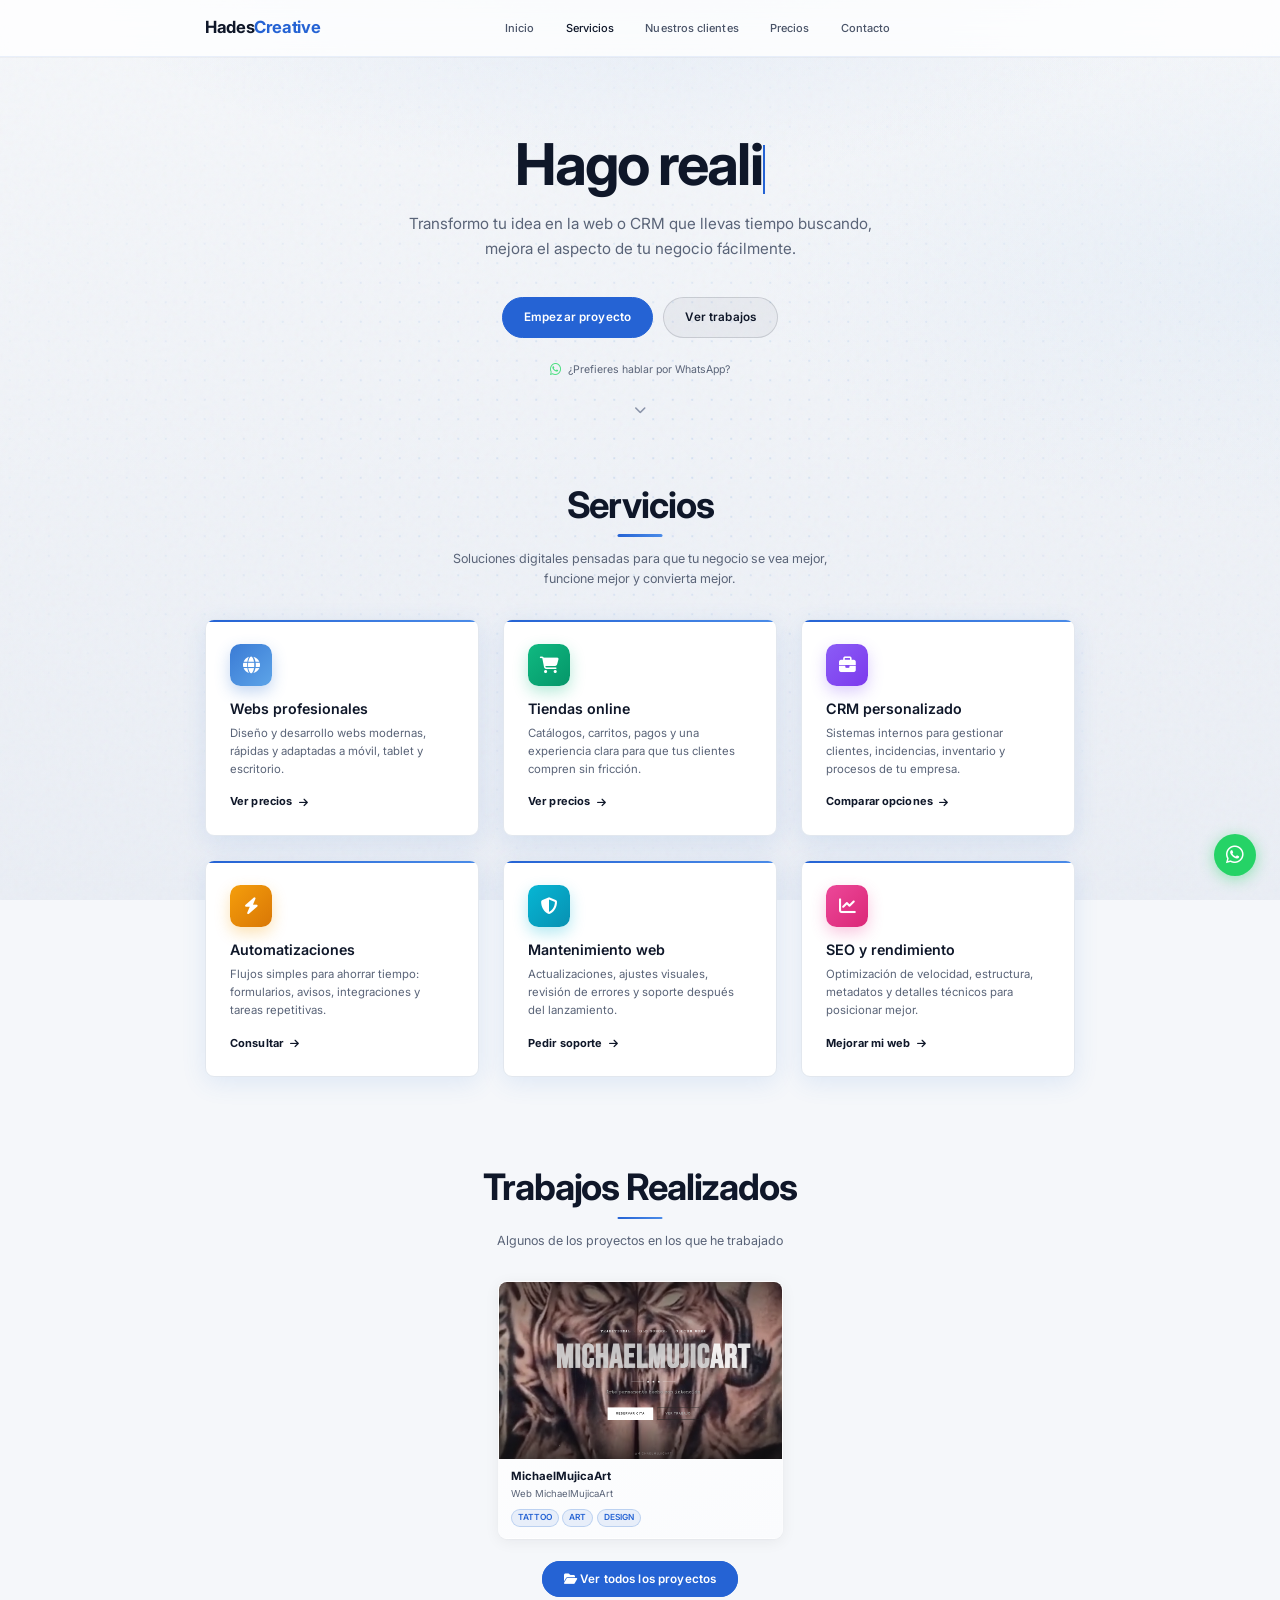
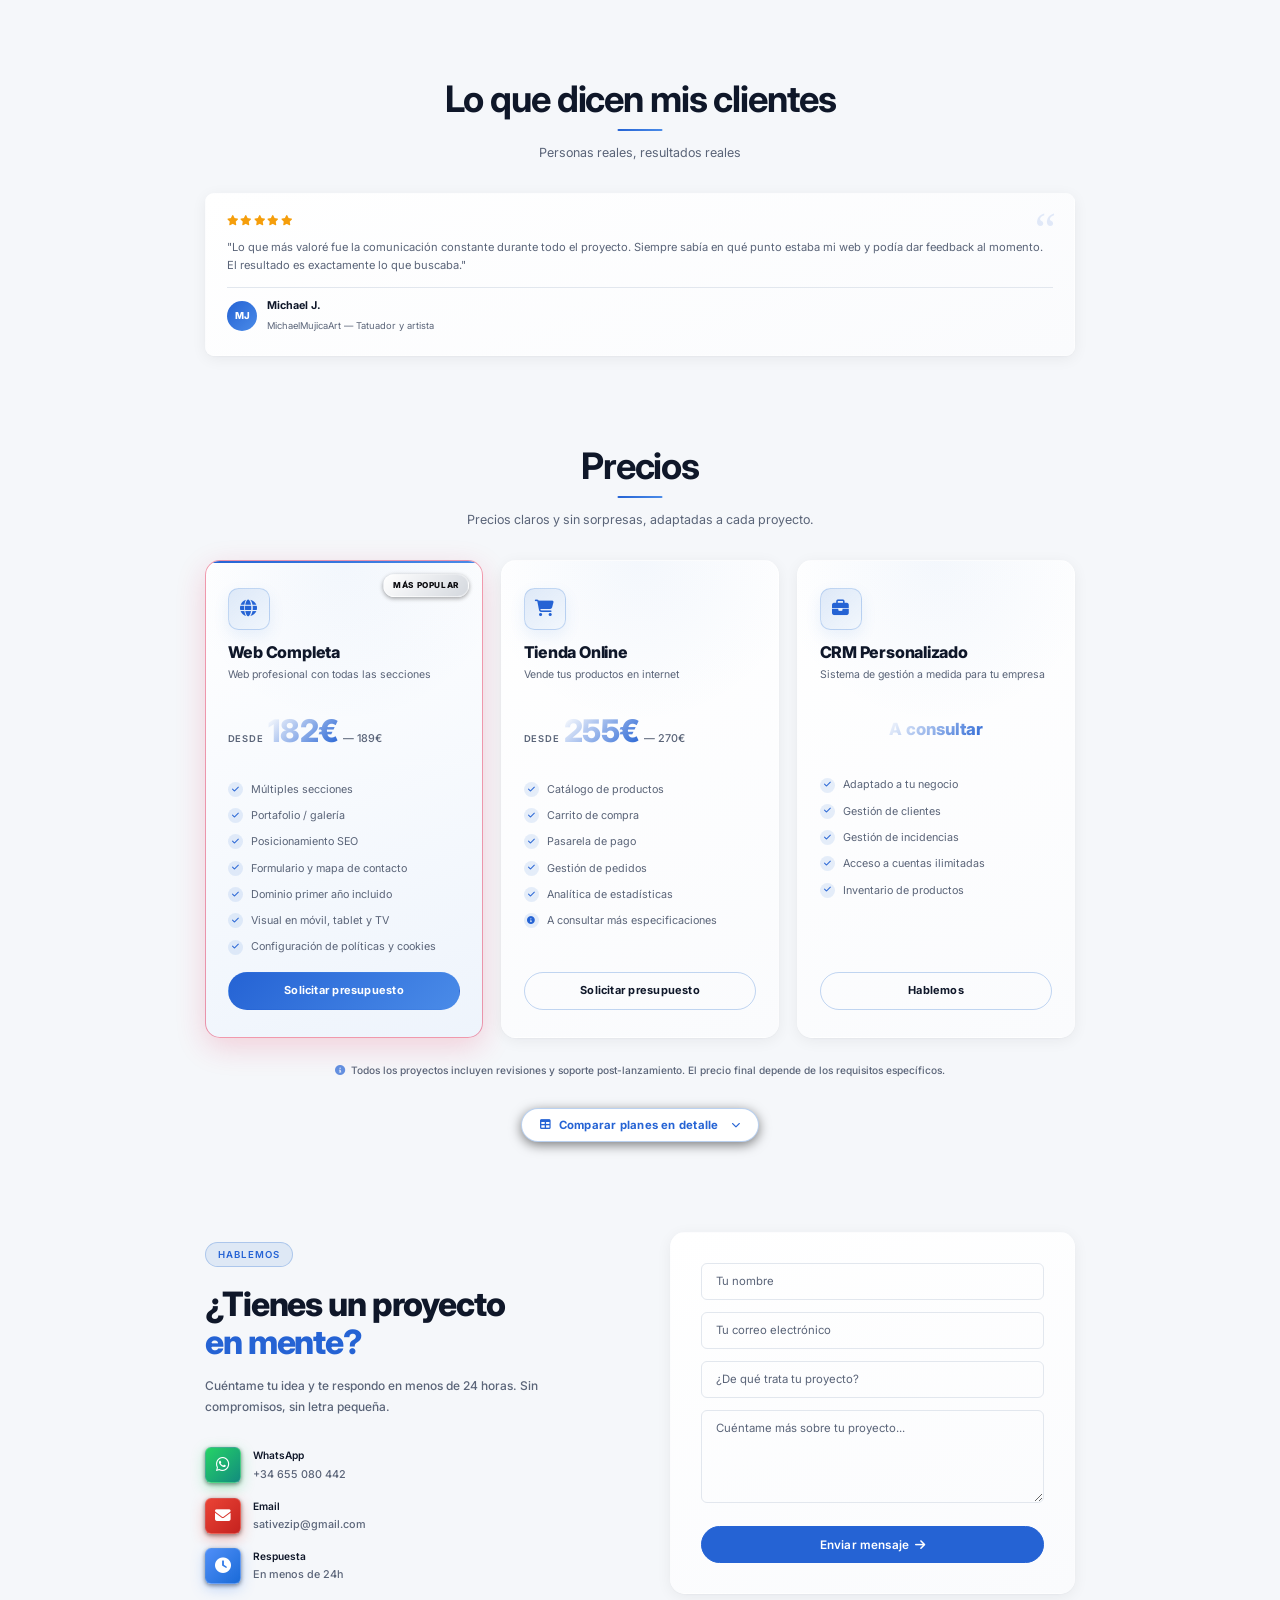
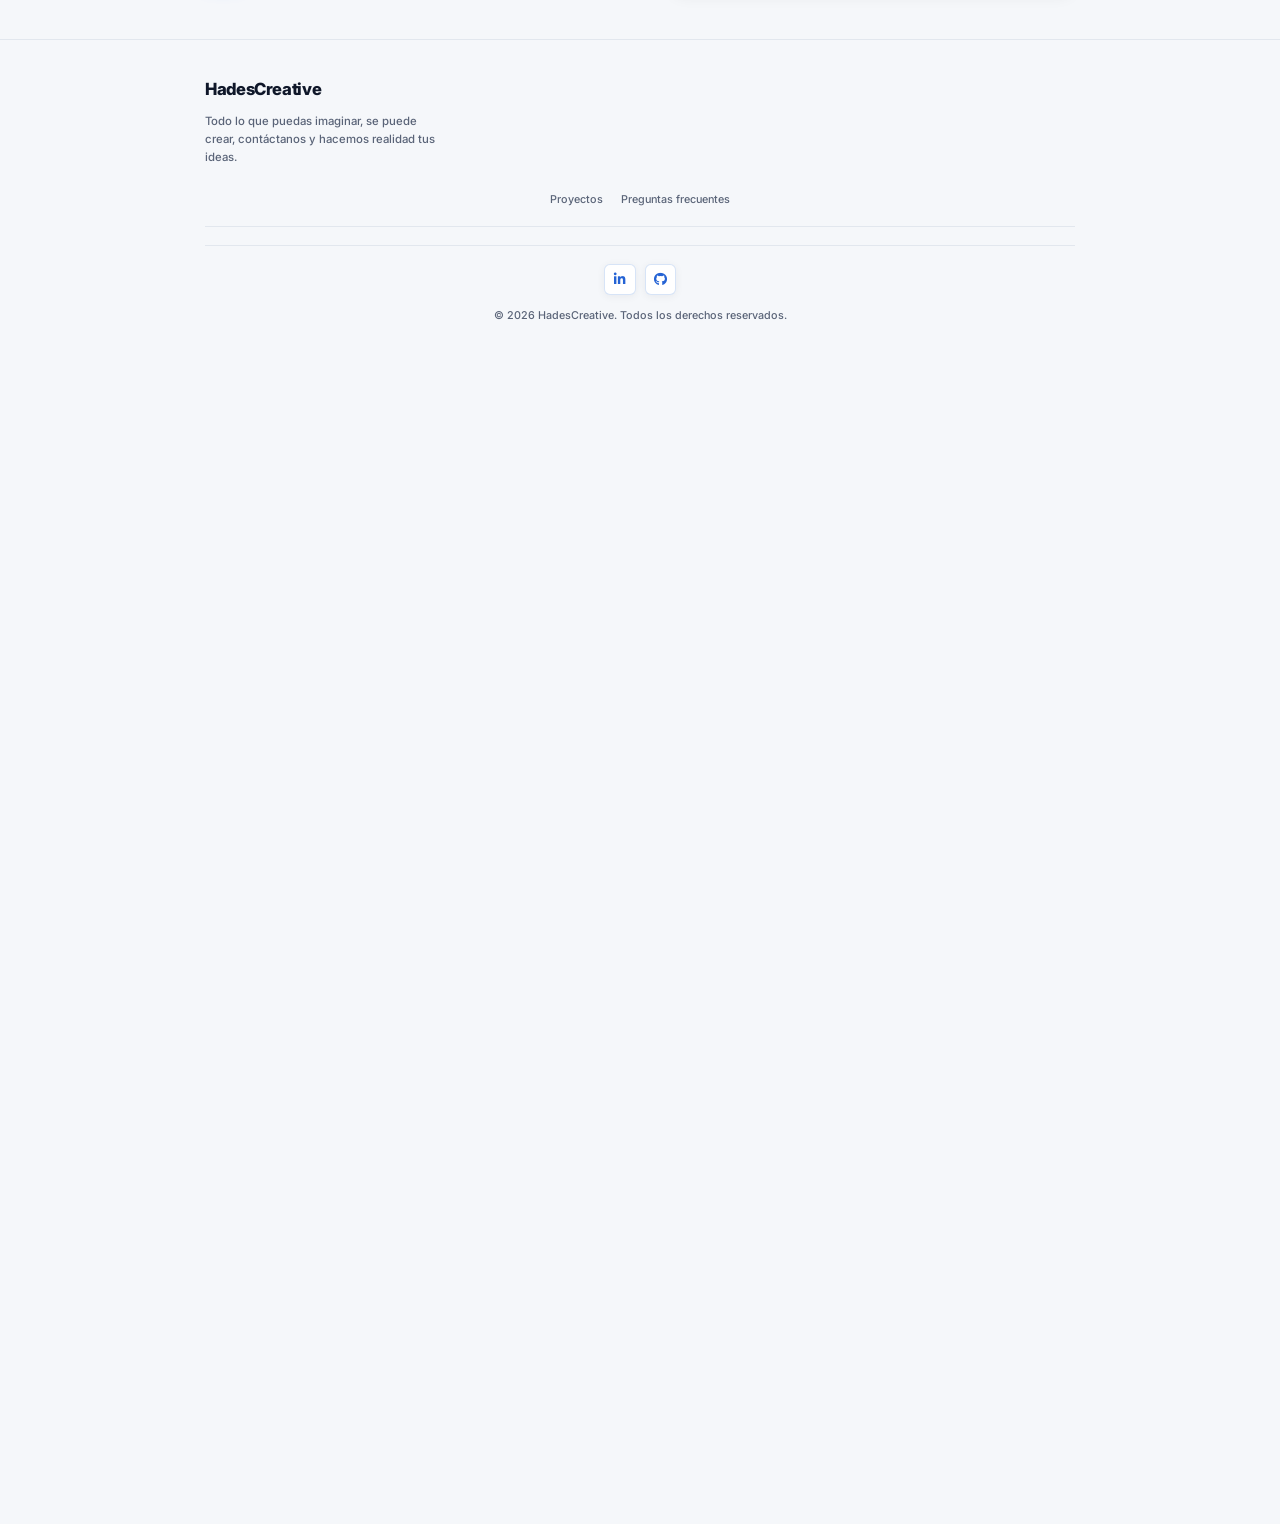
<file: index.html>
<!DOCTYPE html>
<html lang="es">

<head>
    <meta charset="UTF-8">
    <meta name="viewport" content="width=device-width, initial-scale=1.0">

    <!-- SEO Básico -->
    <title>HadesCreative | Creación de Páginas Web Profesionales</title>
    <meta name="description"
        content="Diseño y desarrollo páginas web profesionales, landing pages, tiendas online y CRMs personalizados. Contacta y hacemos realidad tu proyecto.">
    <meta name="keywords"
        content="creación páginas web, diseño web profesional, desarrollo web, landing page, tienda online, CRM personalizado">
    <meta name="author" content="HadesCreative">
    <meta name="theme-color" content="#e11d48">
    <meta name="robots" content="index, follow">

    <!-- Open Graph (WhatsApp, Facebook, LinkedIn) -->
    <meta property="og:type" content="website">
    <meta property="og:url" content="https://hadescreative.com/">
    <meta property="og:title" content="HadesCreative | Creación de Páginas Web Profesionales">
    <meta property="og:description"
        content="Todo lo que puedas imaginar, se puede crear. Diseño web profesional, landing pages, tiendas online y automatizaciones.">
    <meta property="og:image" content="https://hadescreative.com/assets/og-image.png">
    <meta property="og:image:width" content="1200">
    <meta property="og:image:height" content="630">
    <meta property="og:image:alt" content="HadesCreative - Diseño y desarrollo de páginas web profesionales">
    <meta property="og:locale" content="es_ES">
    <meta property="og:site_name" content="HadesCreative">

    <!-- Twitter Card -->
    <meta name="twitter:card" content="summary_large_image">
    <meta name="twitter:title" content="HadesCreative | Creación de Páginas Web">
    <meta name="twitter:description"
        content="Todo lo que puedas imaginar, se puede crear. Contacta y hacemos realidad tu proyecto.">
    <meta name="twitter:image" content="https://hadescreative.com/assets/og-image.png">

    <!-- Favicon -->
    <link rel="icon" type="image/svg+xml" href="assets/favicon.svg">
    <link rel="shortcut icon" href="assets/favicon.svg">

    <!-- Preconnect para rendimiento -->
    <link rel="preconnect" href="https://fonts.googleapis.com">
    <link rel="preconnect" href="https://fonts.gstatic.com" crossorigin>
    <link rel="preconnect" href="https://cdnjs.cloudflare.com">

    <!-- Fuente Inter -->
    <link rel="stylesheet" href="https://fonts.googleapis.com/css2?family=Inter:wght@400;500;600;700;800&display=swap">

    <!-- Font Awesome -->
    <link rel="stylesheet" href="https://cdnjs.cloudflare.com/ajax/libs/font-awesome/6.4.0/css/all.min.css">

    <!-- Estilos -->
    <link rel="stylesheet" href="css/global.css">
    <link rel="stylesheet" href="css/navbar.css">
    <link rel="stylesheet" href="css/hero.css">
    <link rel="stylesheet" href="css/sections.css">

    <!-- Schema.org Structured Data -->
    <script type="application/ld+json">
    {
      "@context": "https://schema.org",
      "@type": "ProfessionalService",
      "name": "HadesCreative",
      "description": "Diseño y desarrollo de páginas web profesionales, landing pages, tiendas online y CRMs personalizados.",
      "url": "https://hadescreative.com",
      "email": "sativezip@gmail.com",
      "telephone": "+34655080442",
      "founder": {
        "@type": "Person",
        "name": "Alex Roa",
        "jobTitle": "Diseñador y Desarrollador Web Freelance",
        "url": "https://www.linkedin.com/in/alexroadiaz/"
      },
      "areaServed": ["España", "Latinoamérica"],
      "serviceType": ["Diseño Web", "Desarrollo Web", "Landing Page", "Tienda Online", "CRM Personalizado"],
      "priceRange": "€€",
      "sameAs": [
        "https://www.linkedin.com/in/alexroadiaz/"
      ]
    }
    </script>

</head>

<body>

    <!-- Barra de progreso de scroll -->
    <div id="scroll-progress"></div>

    <!-- Splash screen -->
    <div id="splash" class="splash">
        <div class="splash-logo">Hades<span>Creative</span></div>
        <div class="splash-bar"></div>
    </div>

    <!-- Botón volver arriba -->
    <button id="back-to-top" aria-label="Volver arriba">
        <i class="fas fa-chevron-up"></i>
    </button>

    <!-- Navbar -->
    <nav class="navbar">
        <div class="container">
            <div class="nav-logo">Hades<span>Creative</span></div>
            <ul class="nav-menu">
                <li><a href="#inicio" class="nav-link">Inicio</a></li>
                <li><a href="#servicios" class="nav-link">Servicios</a></li>
                <li><a href="proyectos.html" class="nav-link">Nuestros clientes</a></li>
                <li><a href="#precios" class="nav-link">Precios</a></li>
                <li><a href="#contacto" class="nav-link">Contacto</a></li>
            </ul>
            <div class="nav-actions">
                <div class="hamburger">
                    <span></span>
                    <span></span>
                    <span></span>
                </div>
            </div>
        </div>
    </nav>

    <!-- Hero Section -->
    <section id="inicio" class="hero">
        <div class="hero-content">
<h1 id="hero-h1">Hago realidad la web que <span>imaginaste</span></h1>
            <p>Transformo tu idea en la web o CRM que llevas tiempo buscando, mejora el aspecto de tu negocio fácilmente.</p>
            <div class="hero-buttons">
                <a href="#contacto" class="btn-primary">Empezar proyecto</a>
                <a href="#portafolio" class="btn-outline">Ver trabajos</a>
            </div>
            <a href="https://wa.me/34655080442" target="_blank" rel="noopener" class="hero-whatsapp">
                <i class="fab fa-whatsapp"></i> ¿Prefieres hablar por WhatsApp?
            </a>

        </div>
        <div class="scroll-indicator">
            <a href="#servicios" aria-label="Ver más contenido">
                <i class="fas fa-chevron-down"></i>
            </a>
        </div>
    </section>

    <!-- Servicios -->
    <section id="servicios" class="servicios">
        <div class="container">
            <h2>Servicios</h2>
            <p class="section-subtitle">Soluciones digitales pensadas para que tu negocio se vea mejor, funcione mejor y convierta mejor.</p>
            <div class="servicios-grid">

                <article class="servicio-card" id="servicio-web">
                    <div class="servicio-icon icon-web"><i class="fas fa-globe"></i></div>
                    <h3>Webs profesionales</h3>
                    <p>Diseño y desarrollo webs modernas, rápidas y adaptadas a móvil, tablet y escritorio.</p>
                    <a href="#precios" class="servicio-link">Ver precios <i class="fas fa-arrow-right"></i></a>
                </article>

                <article class="servicio-card" id="servicio-tienda">
                    <div class="servicio-icon icon-tienda"><i class="fas fa-shopping-cart"></i></div>
                    <h3>Tiendas online</h3>
                    <p>Catálogos, carritos, pagos y una experiencia clara para que tus clientes compren sin fricción.</p>
                    <a href="#precios" class="servicio-link">Ver precios <i class="fas fa-arrow-right"></i></a>
                </article>

                <article class="servicio-card" id="servicio-crm">
                    <div class="servicio-icon icon-crm"><i class="fas fa-briefcase"></i></div>
                    <h3>CRM personalizado</h3>
                    <p>Sistemas internos para gestionar clientes, incidencias, inventario y procesos de tu empresa.</p>
                    <a href="#precios" class="servicio-link">Comparar opciones <i class="fas fa-arrow-right"></i></a>
                </article>

                <article class="servicio-card">
                    <div class="servicio-icon icon-auto"><i class="fas fa-bolt"></i></div>
                    <h3>Automatizaciones</h3>
                    <p>Flujos simples para ahorrar tiempo: formularios, avisos, integraciones y tareas repetitivas.</p>
                    <a href="#contacto" class="servicio-link">Consultar <i class="fas fa-arrow-right"></i></a>
                </article>

                <article class="servicio-card">
                    <div class="servicio-icon icon-mantenimiento"><i class="fas fa-shield-alt"></i></div>
                    <h3>Mantenimiento web</h3>
                    <p>Actualizaciones, ajustes visuales, revisión de errores y soporte después del lanzamiento.</p>
                    <a href="#contacto" class="servicio-link">Pedir soporte <i class="fas fa-arrow-right"></i></a>
                </article>

                <article class="servicio-card">
                    <div class="servicio-icon icon-seo"><i class="fas fa-chart-line"></i></div>
                    <h3>SEO y rendimiento</h3>
                    <p>Optimización de velocidad, estructura, metadatos y detalles técnicos para posicionar mejor.</p>
                    <a href="#contacto" class="servicio-link">Mejorar mi web <i class="fas fa-arrow-right"></i></a>
                </article>

            </div>
        </div>
    </section>

    <!-- Portafolio -->
    <section id="portafolio" class="portafolio">
        <div class="container">
            <h2>Trabajos Realizados</h2>
            <p class="section-subtitle">Algunos de los proyectos en los que he trabajado</p>
            <div class="portafolio-grid">

                <!-- PROYECTO: MICHAELMUJICART -->
                <div class="proyecto-card">
                    <div class="proyecto-imagen">
                        <img src="assets/images/michael-preview.png" alt="MichaelMujicaArt - Tatuador" loading="lazy"
                            onerror="this.parentElement.classList.add('sin-imagen')">
                        <div class="proyecto-overlay">
                            <a href="https://michaelmujicart.vercel.app/" target="_blank"
                                rel="noopener" class="btn-ver-sitio">
                                <i class="fas fa-external-link-alt"></i> Ver sitio
                            </a>
                        </div>
                    </div>
                    <div class="proyecto-info">
                        <h3>MichaelMujicaArt</h3>
                        <p>Web MichaelMujicaArt</p>
                        <div class="proyecto-tags">
                            <span>TATTOO</span>
                            <span>ART</span>
                            <span>DESIGN</span>
                        </div>
                    </div>
                </div>

            </div>

            <div style="text-align:center; margin-top:2.5rem;">
                <a href="proyectos.html" class="btn-primary">
                    <i class="fas fa-folder-open"></i> Ver todos los proyectos
                </a>
            </div>
        </div>
    </section>



    <!-- Testimonios -->
    <section class="testimonios">
        <div class="container">
            <h2>Lo que dicen mis clientes</h2>
            <p class="section-subtitle">Personas reales, resultados reales</p>
            <div class="testimonios-grid">

                <div class="testimonio-card">
                    <div class="testimonio-estrellas">
                        <i class="fas fa-star"></i><i class="fas fa-star"></i><i class="fas fa-star"></i><i class="fas fa-star"></i><i class="fas fa-star"></i>
                    </div>
                    <p>"Lo que más valoré fue la comunicación constante durante todo el proyecto. Siempre sabía en qué punto estaba mi web y podía dar feedback al momento. El resultado es exactamente lo que buscaba."</p>
                    <div class="testimonio-autor">
                        <div class="testimonio-avatar">MJ</div>
                        <div>
                            <strong>Michael J.</strong>
                            <span>MichaelMujicaArt — Tatuador y artista</span>
                        </div>
                    </div>
                </div>

            </div>
        </div>
    </section>



    <!-- Precios -->
    <section id="precios" class="precios">
        <div class="container">
            <h2>Precios</h2>
            <p class="section-subtitle">Precios claros y sin sorpresas, adaptadas a cada proyecto.</p>
            <div class="precios-grid">

                <div class="precio-card precio-destacado">
                    <div class="precio-badge">Más popular</div>
                    <div class="precio-header">
                        <i class="fas fa-globe"></i>
                        <h3>Web Completa</h3>
                        <p>Web profesional con todas las secciones</p>
                    </div>
                    <div class="precio-precio">
                        <span class="desde">desde</span>
                        <span class="cantidad">250€</span>
                        <span class="hasta">— 350€</span>
                    </div>
                    <ul class="precio-features">
                        <li><i class="fas fa-check"></i> Múltiples secciones</li>
                        <li><i class="fas fa-check"></i> Portafolio / galería</li>
                        <li><i class="fas fa-check"></i> Posicionamiento SEO</li>
                        <li><i class="fas fa-check"></i> Formulario y mapa de contacto</li>
                        <li><i class="fas fa-check"></i> Dominio primer año incluido</li>
                        <li><i class="fas fa-check"></i> Visual en móvil, tablet y TV</li>
                        <li><i class="fas fa-check"></i> Configuración de políticas y cookies</li>
                    </ul>
                    <a href="#contacto" class="btn-precio">Solicitar presupuesto</a>
                </div>

                <div class="precio-card">
                    <div class="precio-header">
                        <i class="fas fa-shopping-cart"></i>
                        <h3>Tienda Online</h3>
                        <p>Vende tus productos en internet</p>
                    </div>
                    <div class="precio-precio">
                        <span class="desde">desde</span>
                        <span class="cantidad">350€</span>
                        <span class="hasta">— 500€</span>
                    </div>
                    <ul class="precio-features">
                        <li><i class="fas fa-check"></i> Catálogo de productos</li>
                        <li><i class="fas fa-check"></i> Carrito de compra</li>
                        <li><i class="fas fa-check"></i> Pasarela de pago</li>
                        <li><i class="fas fa-check"></i> Gestión de pedidos</li>
                        <li><i class="fas fa-check"></i> Analítica de estadísticas</li>
                        <li><i class="fas fa-info-circle"></i> A consultar más especificaciones</li>
                    </ul>
                    <a href="#contacto" class="btn-precio">Solicitar presupuesto</a>
                </div>

                <div class="precio-card">
                    <div class="precio-header">
                        <i class="fas fa-briefcase"></i>
                        <h3>CRM Personalizado</h3>
                        <p>Sistema de gestión a medida para tu empresa</p>
                    </div>
                    <div class="precio-precio precio-consulta-wrap">
                        <span class="precio-consulta">A consultar</span>
                    </div>
                    <ul class="precio-features">
                        <li><i class="fas fa-check"></i> Adaptado a tu negocio</li>
                        <li><i class="fas fa-check"></i> Gestión de clientes</li>
                        <li><i class="fas fa-check"></i> Gestión de incidencias</li>
                        <li><i class="fas fa-check"></i> Acceso a cuentas ilimitadas</li>
                        <li><i class="fas fa-check"></i> Inventario de productos</li>
                    </ul>
                    <a href="#contacto" class="btn-precio">Hablemos</a>
                </div>

            </div>
            <p class="precios-nota"><i class="fas fa-info-circle"></i> Todos los proyectos incluyen revisiones y soporte post-lanzamiento. El precio final depende de los requisitos específicos.</p>

            <!-- Comparador de planes -->
            <div class="comparador-wrap">
                <button class="comparador-toggle" aria-expanded="false">
                    <span class="comp-toggle-text">
                        <i class="fas fa-table"></i>
                        Comparar planes en detalle
                    </span>
                    <i class="fas fa-chevron-down comp-toggle-icon"></i>
                </button>

                <div class="comparador-panel">
                    <div class="comparador-scroll">
                    <table class="comparador-tabla">
                        <thead>
                            <tr>
                                <th class="comp-feat-col">Características</th>
                                <th><i class="fas fa-globe"></i> Web Completa</th>
                                <th><i class="fas fa-shopping-cart"></i> Tienda Online</th>
                                <th><i class="fas fa-briefcase"></i> CRM</th>
                            </tr>
                        </thead>
                        <tbody>
                            <tr class="comp-cat"><td colspan="4"><i class="fas fa-paint-brush"></i> Diseño y web</td></tr>
                            <tr><td>Diseño responsive (móvil, tablet, TV)</td><td><i class="fas fa-check yes"></i></td><td><i class="fas fa-check yes"></i></td><td><i class="fas fa-check yes"></i></td></tr>
                            <tr><td>Múltiples secciones</td><td><i class="fas fa-check yes"></i></td><td><i class="fas fa-check yes"></i></td><td><i class="fas fa-minus no"></i></td></tr>
                            <tr><td>Portafolio / galería</td><td><i class="fas fa-check yes"></i></td><td><i class="fas fa-check yes"></i></td><td><i class="fas fa-minus no"></i></td></tr>
                            <tr><td>Posicionamiento SEO</td><td><i class="fas fa-check yes"></i></td><td><i class="fas fa-check yes"></i></td><td><i class="fas fa-minus no"></i></td></tr>
                            <tr><td>Dominio primer año incluido</td><td><i class="fas fa-check yes"></i></td><td><i class="fas fa-check yes"></i></td><td><i class="fas fa-minus no"></i></td></tr>
                            <tr><td>Formulario y mapa de contacto</td><td><i class="fas fa-check yes"></i></td><td><i class="fas fa-check yes"></i></td><td><i class="fas fa-minus no"></i></td></tr>
                            <tr><td>Políticas y cookies</td><td><i class="fas fa-check yes"></i></td><td><i class="fas fa-check yes"></i></td><td><i class="fas fa-minus no"></i></td></tr>

                            <tr class="comp-cat"><td colspan="4"><i class="fas fa-store"></i> E-commerce</td></tr>
                            <tr><td>Catálogo de productos</td><td><i class="fas fa-minus no"></i></td><td><i class="fas fa-check yes"></i></td><td><i class="fas fa-minus no"></i></td></tr>
                            <tr><td>Carrito de compra</td><td><i class="fas fa-minus no"></i></td><td><i class="fas fa-check yes"></i></td><td><i class="fas fa-minus no"></i></td></tr>
                            <tr><td>Pasarela de pago</td><td><i class="fas fa-minus no"></i></td><td><i class="fas fa-check yes"></i></td><td><i class="fas fa-minus no"></i></td></tr>
                            <tr><td>Gestión de pedidos</td><td><i class="fas fa-minus no"></i></td><td><i class="fas fa-check yes"></i></td><td><i class="fas fa-minus no"></i></td></tr>
                            <tr><td>Analítica y estadísticas</td><td><i class="fas fa-minus no"></i></td><td><i class="fas fa-check yes"></i></td><td><i class="fas fa-check yes"></i></td></tr>

                            <tr class="comp-cat"><td colspan="4"><i class="fas fa-users-cog"></i> Gestión interna</td></tr>
                            <tr><td>Gestión de clientes</td><td><i class="fas fa-minus no"></i></td><td><i class="fas fa-minus no"></i></td><td><i class="fas fa-check yes"></i></td></tr>
                            <tr><td>Gestión de incidencias</td><td><i class="fas fa-minus no"></i></td><td><i class="fas fa-minus no"></i></td><td><i class="fas fa-check yes"></i></td></tr>
                            <tr><td>Inventario de productos</td><td><i class="fas fa-minus no"></i></td><td><i class="fas fa-check yes"></i></td><td><i class="fas fa-check yes"></i></td></tr>
                            <tr><td>Cuentas de usuario ilimitadas</td><td><i class="fas fa-minus no"></i></td><td><i class="fas fa-minus no"></i></td><td><i class="fas fa-check yes"></i></td></tr>
                            <tr><td>Adaptado 100% a tu negocio</td><td><i class="fas fa-minus no"></i></td><td><i class="fas fa-minus no"></i></td><td><i class="fas fa-check yes"></i></td></tr>

                            <tr class="comp-cat"><td colspan="4"><i class="fas fa-life-ring"></i> Soporte</td></tr>
                            <tr><td>Revisiones incluidas</td><td><i class="fas fa-check yes"></i></td><td><i class="fas fa-check yes"></i></td><td><i class="fas fa-check yes"></i></td></tr>
                            <tr><td>Soporte post-lanzamiento</td><td><i class="fas fa-check yes"></i></td><td><i class="fas fa-check yes"></i></td><td><i class="fas fa-check yes"></i></td></tr>
                        </tbody>
                    </table>
                    </div>
                </div>
            </div>
        </div>
    </section>

    <!-- Contacto -->
    <section id="contacto" class="contacto">
        <div class="container">
            <div class="contacto-wrapper">

                <div class="contacto-info">
                    <span class="contacto-tag">Hablemos</span>
                    <h2>¿Tienes un proyecto<br><span>en mente?</span></h2>
                    <p>Cuéntame tu idea y te respondo en menos de 24 horas. Sin compromisos, sin letra pequeña.</p>

                    <div class="contacto-items">
                        <div class="contacto-item">
                            <div class="contacto-item-icon icon-whatsapp"><i class="fab fa-whatsapp"></i></div>
                            <div>
                                <strong>WhatsApp</strong>
                                <span>+34 655 080 442</span>
                            </div>
                        </div>
                        <div class="contacto-item">
                            <div class="contacto-item-icon icon-gmail"><i class="fas fa-envelope"></i></div>
                            <div>
                                <strong>Email</strong>
                                <span>sativezip@gmail.com</span>
                            </div>
                        </div>
                        <div class="contacto-item">
                            <div class="contacto-item-icon icon-clock"><i class="fas fa-clock"></i></div>
                            <div>
                                <strong>Respuesta</strong>
                                <span>En menos de 24h</span>
                            </div>
                        </div>
                    </div>
                </div>

                <div class="contacto-form-wrapper">
                    <form id="contacto-form" class="contacto-form">
                        <div class="form-group">
                            <input type="text" name="nombre" placeholder="Tu nombre" required>
                        </div>
                        <div class="form-group">
                            <input type="email" name="email" placeholder="Tu correo electrónico" required>
                        </div>
                        <div class="form-group">
                            <input type="text" name="asunto" placeholder="¿De qué trata tu proyecto?">
                        </div>
                        <div class="form-group">
                            <textarea name="mensaje" placeholder="Cuéntame más sobre tu proyecto..." rows="5"
                                required></textarea>
                        </div>
                        <button type="submit" class="btn-primary btn-full">Enviar mensaje <i
                                class="fas fa-arrow-right"></i></button>
                    </form>
                </div>

            </div>
        </div>
    </section>

    <!-- Footer -->
    <footer class="footer">
        <div class="container">
            <div class="footer-content">
                <div class="footer-brand">
                    <div class="footer-logo">HadesCreative</div>
                    <p>Todo lo que puedas imaginar, se puede crear, contáctanos y hacemos realidad tus ideas.</p>
                </div>
            </div>
            <div class="footer-links">
                <a href="proyectos.html">Proyectos</a>
                <a href="faq.html">Preguntas frecuentes</a>
            </div>
            <div class="footer-bottom">
                <div class="footer-icons">
                    <a href="https://www.linkedin.com/in/alexroadiaz/" target="_blank" rel="noopener"
                        class="social-linkedin" aria-label="LinkedIn">
                        <i class="fab fa-linkedin-in"></i>
                    </a>
                    <a href="https://github.com/Alexmalware26" target="_blank" rel="noopener"
                        class="social-github" aria-label="GitHub">
                        <i class="fab fa-github"></i>
                    </a>
                </div>
                <p>&copy; 2026 HadesCreative. Todos los derechos reservados.</p>
            </div>
        </div>
    </footer>


    <!-- WhatsApp flotante -->
    <a href="https://wa.me/34655080442" target="_blank" rel="noopener" class="whatsapp-float"
        aria-label="Contactar por WhatsApp">
        <i class="fab fa-whatsapp"></i>
        <span class="whatsapp-float-label">¿Hablamos?</span>
    </a>


    <script>
        document.querySelectorAll('.faq-pregunta').forEach(btn => {
            btn.addEventListener('click', () => {
                const item = btn.parentElement;
                const abierto = item.classList.contains('abierto');
                document.querySelectorAll('.faq-item').forEach(i => i.classList.remove('abierto'));
                if (!abierto) item.classList.add('abierto');
            });
        });
    </script>

    <script>
        document.querySelectorAll('.acordeon-header').forEach(btn => {
            btn.addEventListener('click', () => {
                const item = btn.parentElement;
                const abierto = item.classList.contains('abierto');
                document.querySelectorAll('.acordeon-item').forEach(i => i.classList.remove('abierto'));
                if (!abierto) item.classList.add('abierto');
            });
        });
    </script>

    <!-- Scroll progress -->
    <script>
        (function () {
            const bar = document.getElementById('scroll-progress');
            window.addEventListener('scroll', () => {
                const scrolled = window.scrollY;
                const total = document.documentElement.scrollHeight - window.innerHeight;
                bar.style.width = (scrolled / total * 100) + '%';
            }, { passive: true });
        })();
    </script>

    <!-- Typing effect -->
    <script>
        (function () {
            const h1 = document.getElementById('hero-h1');
            const part1 = 'Hago realidad la web que ';
            const part2 = 'imaginaste';
            const speed = 52;

            function runTyping() {
                h1.style.animation = 'none';
                h1.innerHTML = '<span class="typing-cursor"></span>';
                let i = 0;

                function tick() {
                    if (i < part1.length) {
                        h1.innerHTML = part1.slice(0, i + 1) + '<span class="typing-cursor"></span>';
                    } else {
                        const j = i - part1.length;
                        h1.innerHTML = part1 + '<span>' + part2.slice(0, j + 1) + '</span><span class="typing-cursor"></span>';
                    }
                    i++;
                    if (i <= part1.length + part2.length) {
                        setTimeout(tick, speed);
                    } else {
                        setTimeout(() => {
                            h1.innerHTML = part1 + '<span>' + part2 + '</span>';
                        }, 600);
                    }
                }
                tick();
            }

            // Arranca cuando desaparece el splash (~1400ms)
            setTimeout(runTyping, 1500);
        })();
    </script>

    <!-- Scripts -->
    <script src="js/effects.js"></script>
    <script src="js/ux.js"></script>
    <script src="js/ui.js"></script>
</body>

</html>
</file>
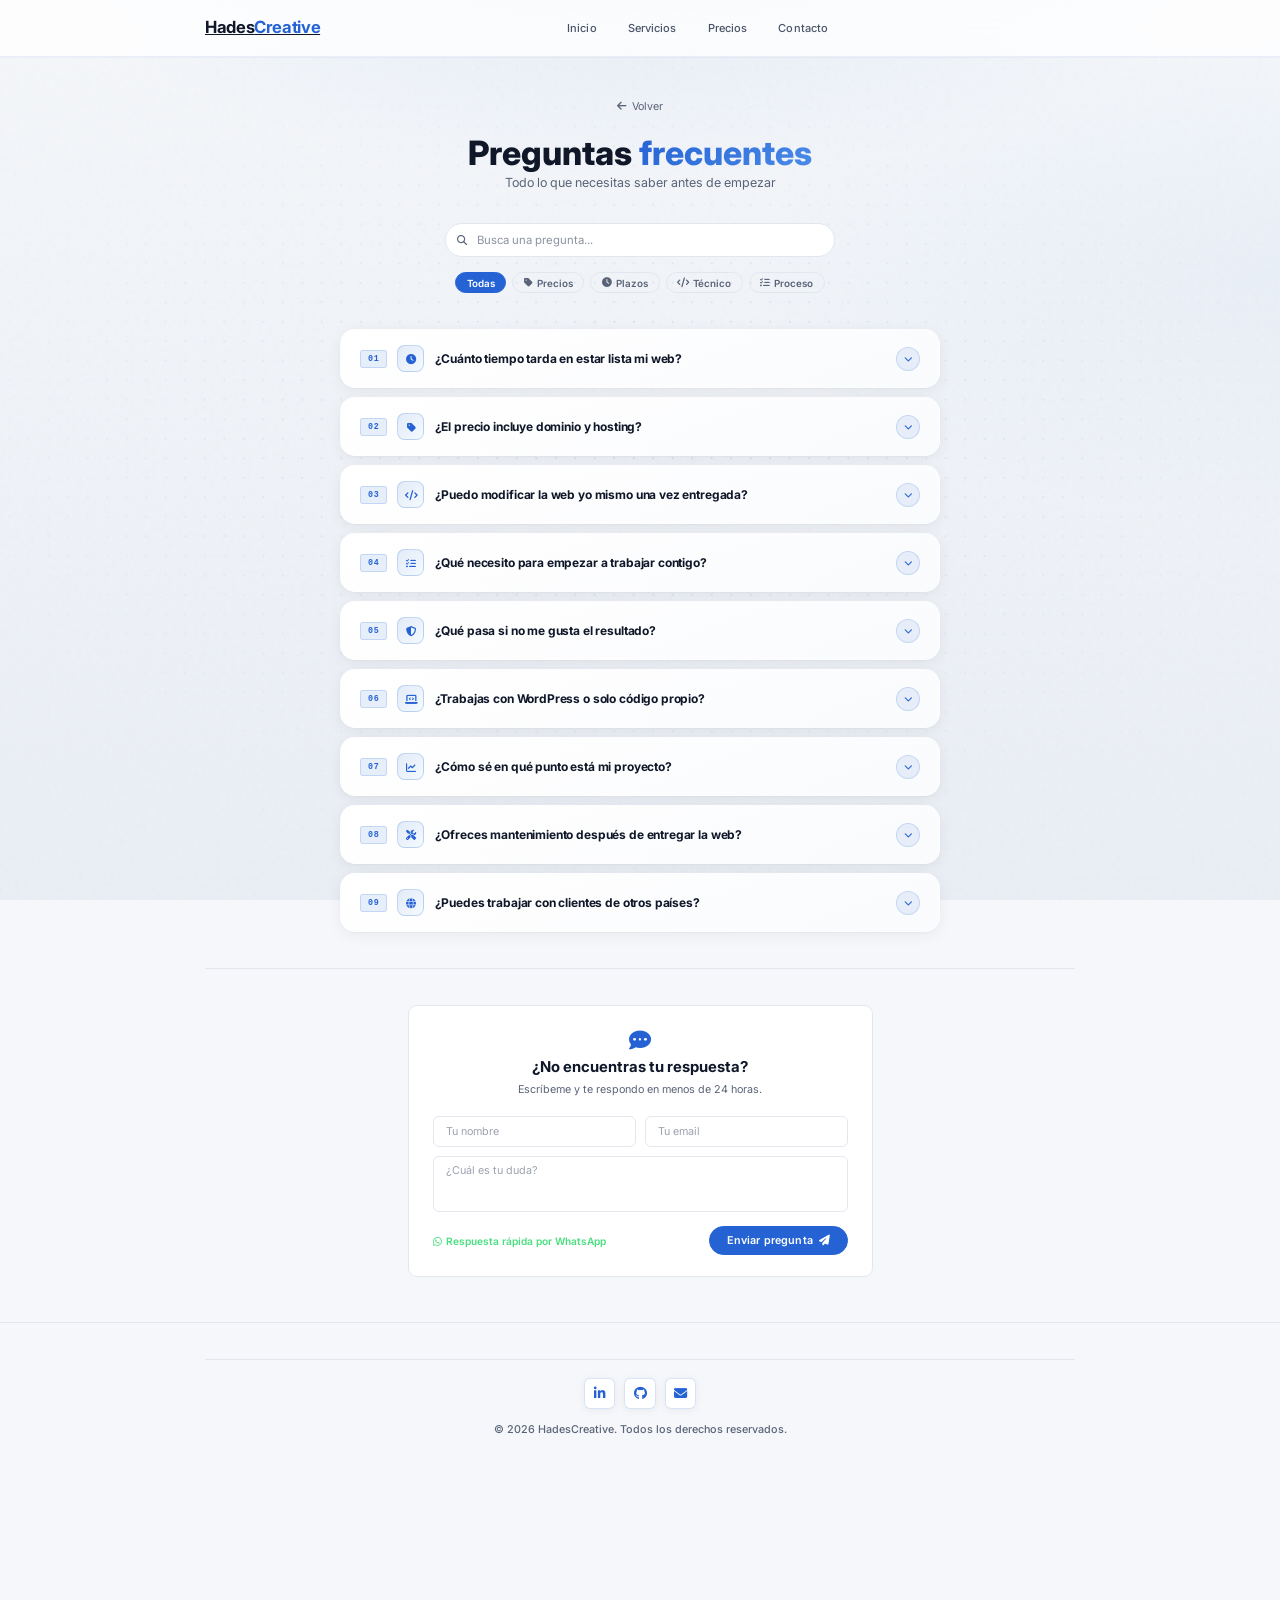
<file: faq.html>
<!DOCTYPE html>
<html lang="es">

<head>
    <meta charset="UTF-8">
    <meta name="viewport" content="width=device-width, initial-scale=1.0">
    <title>Preguntas Frecuentes | HadesCreative</title>
    <meta name="description" content="Resolvemos tus dudas sobre nuestros servicios de diseño y desarrollo web.">
    <link rel="icon" type="image/svg+xml" href="assets/favicon.svg">
    <link rel="preconnect" href="https://fonts.googleapis.com">
    <link rel="preconnect" href="https://fonts.gstatic.com" crossorigin>
    <link rel="stylesheet" href="https://fonts.googleapis.com/css2?family=Inter:wght@400;500;600;700;800&display=swap">
    <link rel="stylesheet" href="https://cdnjs.cloudflare.com/ajax/libs/font-awesome/6.4.0/css/all.min.css">
    <link rel="stylesheet" href="css/global.css">
    <link rel="stylesheet" href="css/navbar.css">
    <link rel="stylesheet" href="css/sections.css">

    <!-- Schema.org Structured Data -->
    <script type="application/ld+json">
    {
      "@context": "https://schema.org",
      "@type": "FAQPage",
      "mainEntity": [
        {
          "@type": "Question",
          "name": "¿Cuánto tiempo tarda en estar lista mi web?",
          "acceptedAnswer": {
            "@type": "Answer",
            "text": "Una landing page puede estar lista en 5-7 días. Una web completa entre 2-3 semanas. Los CRMs personalizados requieren más tiempo según la complejidad."
          }
        },
        {
          "@type": "Question",
          "name": "¿El precio incluye dominio y hosting?",
          "acceptedAnswer": {
            "@type": "Answer",
            "text": "Sí, en los planes de Web Completa y superiores el dominio y hosting del primer año están incluidos. El alojamiento se hace en Vercel."
          }
        },
        {
          "@type": "Question",
          "name": "¿Puedo modificar la web yo mismo una vez entregada?",
          "acceptedAnswer": {
            "@type": "Answer",
            "text": "Sí. Se entrega acceso completo al código y al repositorio. También se ofrece servicio de mantenimiento por separado."
          }
        },
        {
          "@type": "Question",
          "name": "¿Qué necesito para empezar a trabajar contigo?",
          "acceptedAnswer": {
            "@type": "Answer",
            "text": "Solo contarme tu idea. Con una llamada o conversación por WhatsApp es suficiente para preparar una propuesta."
          }
        },
        {
          "@type": "Question",
          "name": "¿Qué pasa si no me gusta el resultado?",
          "acceptedAnswer": {
            "@type": "Answer",
            "text": "Todos los proyectos incluyen rondas de revisión para ajustar diseño, textos y estructura hasta que estés satisfecho."
          }
        },
        {
          "@type": "Question",
          "name": "¿Trabajas con WordPress o solo código propio?",
          "acceptedAnswer": {
            "@type": "Answer",
            "text": "Se trabaja principalmente con código propio (HTML, CSS, JavaScript y frameworks modernos), lo que garantiza webs más rápidas y seguras. WordPress también es posible si el cliente lo necesita."
          }
        },
        {
          "@type": "Question",
          "name": "¿Ofreces mantenimiento después de entregar la web?",
          "acceptedAnswer": {
            "@type": "Answer",
            "text": "Sí. Hay un servicio de mantenimiento mensual que incluye actualizaciones, corrección de errores y pequeños cambios de contenido."
          }
        },
        {
          "@type": "Question",
          "name": "¿Puedes trabajar con clientes de otros países?",
          "acceptedAnswer": {
            "@type": "Answer",
            "text": "Sí. Se trabaja de forma completamente remota con clientes de España y Latinoamérica."
          }
        }
      ]
    }
    </script>

    <!-- Open Graph -->
    <meta property="og:type" content="website">
    <meta property="og:url" content="https://hadescreative.com/faq.html">
    <meta property="og:title" content="Preguntas Frecuentes | HadesCreative">
    <meta property="og:description" content="Resolvemos tus dudas sobre nuestros servicios de diseño y desarrollo web.">
    <meta property="og:image" content="https://hadescreative.com/assets/og-image.png">
    <meta property="og:locale" content="es_ES">

</head>

<body>

    <div id="scroll-progress"></div>

    <nav class="navbar">
        <div class="container">
            <a href="index.html" class="nav-logo">Hades<span>Creative</span></a>
            <ul class="nav-menu">
                <li><a href="index.html#inicio" class="nav-link">Inicio</a></li>
                <li><a href="index.html#servicios" class="nav-link">Servicios</a></li>
                <li><a href="index.html#precios" class="nav-link">Precios</a></li>
                <li><a href="index.html#contacto" class="nav-link">Contacto</a></li>
            </ul>
            <div class="nav-actions">
                <div class="hamburger">
                    <span></span>
                    <span></span>
                    <span></span>
                </div>
            </div>
        </div>
    </nav>

    <section class="faq faq-page">
        <div class="container">

            <div class="faq-page-header">
                <a href="index.html" class="faq-back"><i class="fas fa-arrow-left"></i> Volver</a>
                <h1>Preguntas <span>frecuentes</span></h1>
                <p class="section-subtitle">Todo lo que necesitas saber antes de empezar</p>

                <div class="faq-search-wrap">
                    <i class="fas fa-search faq-search-icon"></i>
                    <input
                        type="text"
                        id="faq-search"
                        class="faq-search"
                        placeholder="Busca una pregunta..."
                        autocomplete="off"
                    />
                </div>

                <div class="faq-cats">
                    <button class="faq-cat active" data-cat="all">Todas</button>
                    <button class="faq-cat" data-cat="precio"><i class="fas fa-tag"></i> Precios</button>
                    <button class="faq-cat" data-cat="plazo"><i class="fas fa-clock"></i> Plazos</button>
                    <button class="faq-cat" data-cat="tecnico"><i class="fas fa-code"></i> Técnico</button>
                    <button class="faq-cat" data-cat="proceso"><i class="fas fa-tasks"></i> Proceso</button>
                </div>
            </div>

            <div class="faq-lista" id="faq-lista">

                <div class="faq-item" data-cat="plazo">
                    <button class="faq-pregunta">
                        <div class="faq-pregunta-inner">
                            <span class="faq-num">01</span>
                            <span class="faq-cat-icon"><i class="fas fa-clock"></i></span>
                            <span>¿Cuánto tiempo tarda en estar lista mi web?</span>
                        </div>
                        <i class="fas fa-chevron-down faq-icon"></i>
                    </button>
                    <div class="faq-respuesta">
                        <p>Depende del proyecto. Una landing page puede estar lista en 5-7 días. Una web completa entre 2-3 semanas. Los CRMs personalizados requieren más tiempo según la complejidad. Al inicio del proyecto te doy un plazo concreto.</p>
                    </div>
                </div>

                <div class="faq-item" data-cat="precio">
                    <button class="faq-pregunta">
                        <div class="faq-pregunta-inner">
                            <span class="faq-num">02</span>
                            <span class="faq-cat-icon"><i class="fas fa-tag"></i></span>
                            <span>¿El precio incluye dominio y hosting?</span>
                        </div>
                        <i class="fas fa-chevron-down faq-icon"></i>
                    </button>
                    <div class="faq-respuesta">
                        <p>Sí, en los planes de Web Completa y superiores el dominio y hosting del primer año están incluidos. El alojamiento se hace en Vercel, que ofrece alta velocidad y fiabilidad sin coste adicional.</p>
                    </div>
                </div>

                <div class="faq-item" data-cat="tecnico">
                    <button class="faq-pregunta">
                        <div class="faq-pregunta-inner">
                            <span class="faq-num">03</span>
                            <span class="faq-cat-icon"><i class="fas fa-code"></i></span>
                            <span>¿Puedo modificar la web yo mismo una vez entregada?</span>
                        </div>
                        <i class="fas fa-chevron-down faq-icon"></i>
                    </button>
                    <div class="faq-respuesta">
                        <p>Sí. Te entrego acceso completo al código y al repositorio. Si prefieres que yo me encargue del mantenimiento y las actualizaciones, también ofrezco ese servicio por separado.</p>
                    </div>
                </div>

                <div class="faq-item" data-cat="proceso">
                    <button class="faq-pregunta">
                        <div class="faq-pregunta-inner">
                            <span class="faq-num">04</span>
                            <span class="faq-cat-icon"><i class="fas fa-tasks"></i></span>
                            <span>¿Qué necesito para empezar a trabajar contigo?</span>
                        </div>
                        <i class="fas fa-chevron-down faq-icon"></i>
                    </button>
                    <div class="faq-respuesta">
                        <p>Solo contarme tu idea. Con una llamada o conversación por WhatsApp es suficiente para entender lo que necesitas y prepararte una propuesta. No hace falta que tengas nada preparado de antemano.</p>
                    </div>
                </div>

                <div class="faq-item" data-cat="proceso">
                    <button class="faq-pregunta">
                        <div class="faq-pregunta-inner">
                            <span class="faq-num">05</span>
                            <span class="faq-cat-icon"><i class="fas fa-shield-alt"></i></span>
                            <span>¿Qué pasa si no me gusta el resultado?</span>
                        </div>
                        <i class="fas fa-chevron-down faq-icon"></i>
                    </button>
                    <div class="faq-respuesta">
                        <p>Todos los proyectos incluyen rondas de revisión para ajustar diseño, textos y estructura hasta que estés satisfecho. Mi objetivo es que el resultado sea exactamente lo que imaginabas.</p>
                    </div>
                </div>

                <div class="faq-item" data-cat="tecnico">
                    <button class="faq-pregunta">
                        <div class="faq-pregunta-inner">
                            <span class="faq-num">06</span>
                            <span class="faq-cat-icon"><i class="fas fa-laptop-code"></i></span>
                            <span>¿Trabajas con WordPress o solo código propio?</span>
                        </div>
                        <i class="fas fa-chevron-down faq-icon"></i>
                    </button>
                    <div class="faq-respuesta">
                        <p>Trabajo principalmente con código propio (HTML, CSS, JavaScript y frameworks modernos), lo que garantiza webs más rápidas, seguras y sin dependencias de plugins. Si el cliente necesita WordPress por alguna razón concreta, también puedo adaptarme.</p>
                    </div>
                </div>

                <div class="faq-item" data-cat="proceso">
                    <button class="faq-pregunta">
                        <div class="faq-pregunta-inner">
                            <span class="faq-num">07</span>
                            <span class="faq-cat-icon"><i class="fas fa-chart-line"></i></span>
                            <span>¿Cómo sé en qué punto está mi proyecto?</span>
                        </div>
                        <i class="fas fa-chevron-down faq-icon"></i>
                    </button>
                    <div class="faq-respuesta">
                        <p>Durante el desarrollo tendrás acceso a una URL de previsualización donde puedes ver los avances en tiempo real. Además te mantengo informado por WhatsApp con actualizaciones puntuales cada vez que hay cambios importantes.</p>
                    </div>
                </div>

                <div class="faq-item" data-cat="precio">
                    <button class="faq-pregunta">
                        <div class="faq-pregunta-inner">
                            <span class="faq-num">08</span>
                            <span class="faq-cat-icon"><i class="fas fa-tools"></i></span>
                            <span>¿Ofreces mantenimiento después de entregar la web?</span>
                        </div>
                        <i class="fas fa-chevron-down faq-icon"></i>
                    </button>
                    <div class="faq-respuesta">
                        <p>Sí. Ofrezco un servicio de mantenimiento mensual que incluye actualizaciones, corrección de errores y pequeños cambios de contenido. El precio varía según las necesidades del proyecto. Puedes contratarlo desde el inicio o añadirlo después.</p>
                    </div>
                </div>

                <div class="faq-item" data-cat="proceso">
                    <button class="faq-pregunta">
                        <div class="faq-pregunta-inner">
                            <span class="faq-num">09</span>
                            <span class="faq-cat-icon"><i class="fas fa-globe"></i></span>
                            <span>¿Puedes trabajar con clientes de otros países?</span>
                        </div>
                        <i class="fas fa-chevron-down faq-icon"></i>
                    </button>
                    <div class="faq-respuesta">
                        <p>Por supuesto. Trabajo de forma completamente remota, por lo que no hay restricciones geográficas. He trabajado con clientes de España y Latinoamérica. La comunicación es por WhatsApp, email o videollamada, según lo que prefieras.</p>
                    </div>
                </div>

                <div class="faq-empty" id="faq-empty" style="display:none;">
                    <i class="fas fa-search"></i>
                    <p>No se encontraron preguntas para tu búsqueda.</p>
                </div>

            </div>

            <div class="faq-contact-form">
                <div class="faq-contact-inner">
                    <div class="faq-contact-header">
                        <i class="fas fa-comment-dots"></i>
                        <h3>¿No encuentras tu respuesta?</h3>
                        <p>Escríbeme y te respondo en menos de 24 horas.</p>
                    </div>
                    <form id="faq-form" action="https://formspree.io/f/mdajeqvq" method="POST">
                        <div class="faq-form-row">
                            <input type="text" name="nombre" placeholder="Tu nombre" required autocomplete="name" />
                            <input type="email" name="email" placeholder="Tu email" required autocomplete="email" />
                        </div>
                        <textarea name="pregunta" placeholder="¿Cuál es tu duda?" rows="3" required></textarea>
                        <div class="faq-form-footer">
                            <a href="https://wa.me/34655080442" target="_blank" rel="noopener" class="faq-wa-link">
                                <i class="fab fa-whatsapp"></i> Respuesta rápida por WhatsApp
                            </a>
                            <button type="submit" class="btn-primary faq-submit">
                                <span class="faq-submit-text">Enviar pregunta</span>
                                <i class="fas fa-paper-plane"></i>
                            </button>
                        </div>
                        <p class="faq-form-success" id="faq-success">¡Mensaje enviado! Te respondo pronto.</p>
                    </form>
                </div>
            </div>

        </div>
    </section>

    <footer class="footer">
        <div class="container">
            <div class="footer-bottom">
                <div class="footer-icons">
                    <a href="https://www.linkedin.com/in/alexroadiaz/" target="_blank" rel="noopener" aria-label="LinkedIn">
                        <i class="fab fa-linkedin-in"></i>
                    </a>
                    <a href="https://github.com/Alexmalware26" target="_blank" rel="noopener" aria-label="GitHub">
                        <i class="fab fa-github"></i>
                    </a>
                    <a href="mailto:sativezip@gmail.com" aria-label="Email">
                        <i class="fas fa-envelope"></i>
                    </a>
                </div>
                <p>&copy; 2026 HadesCreative. Todos los derechos reservados.</p>
            </div>
        </div>
    </footer>

    <script>
        // Scroll progress
        (function () {
            const bar = document.getElementById('scroll-progress');
            window.addEventListener('scroll', () => {
                const total = document.documentElement.scrollHeight - window.innerHeight;
                bar.style.width = (window.scrollY / total * 100) + '%';
            }, { passive: true });
        })();

        // FAQ accordion
        document.querySelectorAll('.faq-pregunta').forEach(btn => {
            btn.addEventListener('click', () => {
                const item = btn.parentElement;
                const abierto = item.classList.contains('abierto');
                document.querySelectorAll('.faq-item').forEach(i => i.classList.remove('abierto'));
                if (!abierto) item.classList.add('abierto');
            });
        });

        // FAQ search
        const searchInput = document.getElementById('faq-search');
        const faqEmpty = document.getElementById('faq-empty');
        const allItems = document.querySelectorAll('.faq-item');

        function filterFAQ() {
            const q = searchInput.value.toLowerCase().trim();
            const activeCat = document.querySelector('.faq-cat.active').dataset.cat;
            let visible = 0;
            allItems.forEach(item => {
                const text = item.textContent.toLowerCase();
                const cat = item.dataset.cat;
                const matchSearch = !q || text.includes(q);
                const matchCat = activeCat === 'all' || cat === activeCat;
                if (matchSearch && matchCat) {
                    item.style.display = '';
                    visible++;
                } else {
                    item.style.display = 'none';
                    item.classList.remove('abierto');
                }
            });
            faqEmpty.style.display = visible === 0 ? 'flex' : 'none';
        }

        searchInput.addEventListener('input', filterFAQ);

        // Category filter
        document.querySelectorAll('.faq-cat').forEach(btn => {
            btn.addEventListener('click', () => {
                document.querySelectorAll('.faq-cat').forEach(b => b.classList.remove('active'));
                btn.classList.add('active');
                filterFAQ();
            });
        });

        // Hamburger
        const hamburger = document.querySelector('.hamburger');
        const navMenu = document.querySelector('.nav-menu');
        hamburger.addEventListener('click', () => {
            navMenu.classList.toggle('active');
            hamburger.classList.toggle('active');
        });
        document.addEventListener('click', e => {
            if (!e.target.closest('.navbar')) {
                navMenu.classList.remove('active');
                hamburger.classList.remove('active');
            }
        });

        // Contact form
        const faqForm = document.getElementById('faq-form');
        const faqSuccess = document.getElementById('faq-success');
        faqForm.addEventListener('submit', async (e) => {
            e.preventDefault();
            const btn = faqForm.querySelector('.faq-submit');
            btn.disabled = true;
            btn.querySelector('.faq-submit-text').textContent = 'Enviando...';
            try {
                const res = await fetch(faqForm.action, {
                    method: 'POST',
                    body: new FormData(faqForm),
                    headers: { 'Accept': 'application/json' }
                });
                if (res.ok) {
                    faqForm.reset();
                    faqSuccess.style.display = 'block';
                    setTimeout(() => { faqSuccess.style.display = 'none'; }, 5000);
                }
            } finally {
                btn.disabled = false;
                btn.querySelector('.faq-submit-text').textContent = 'Enviar pregunta';
            }
        });
    </script>

</body>
</html>
</file>
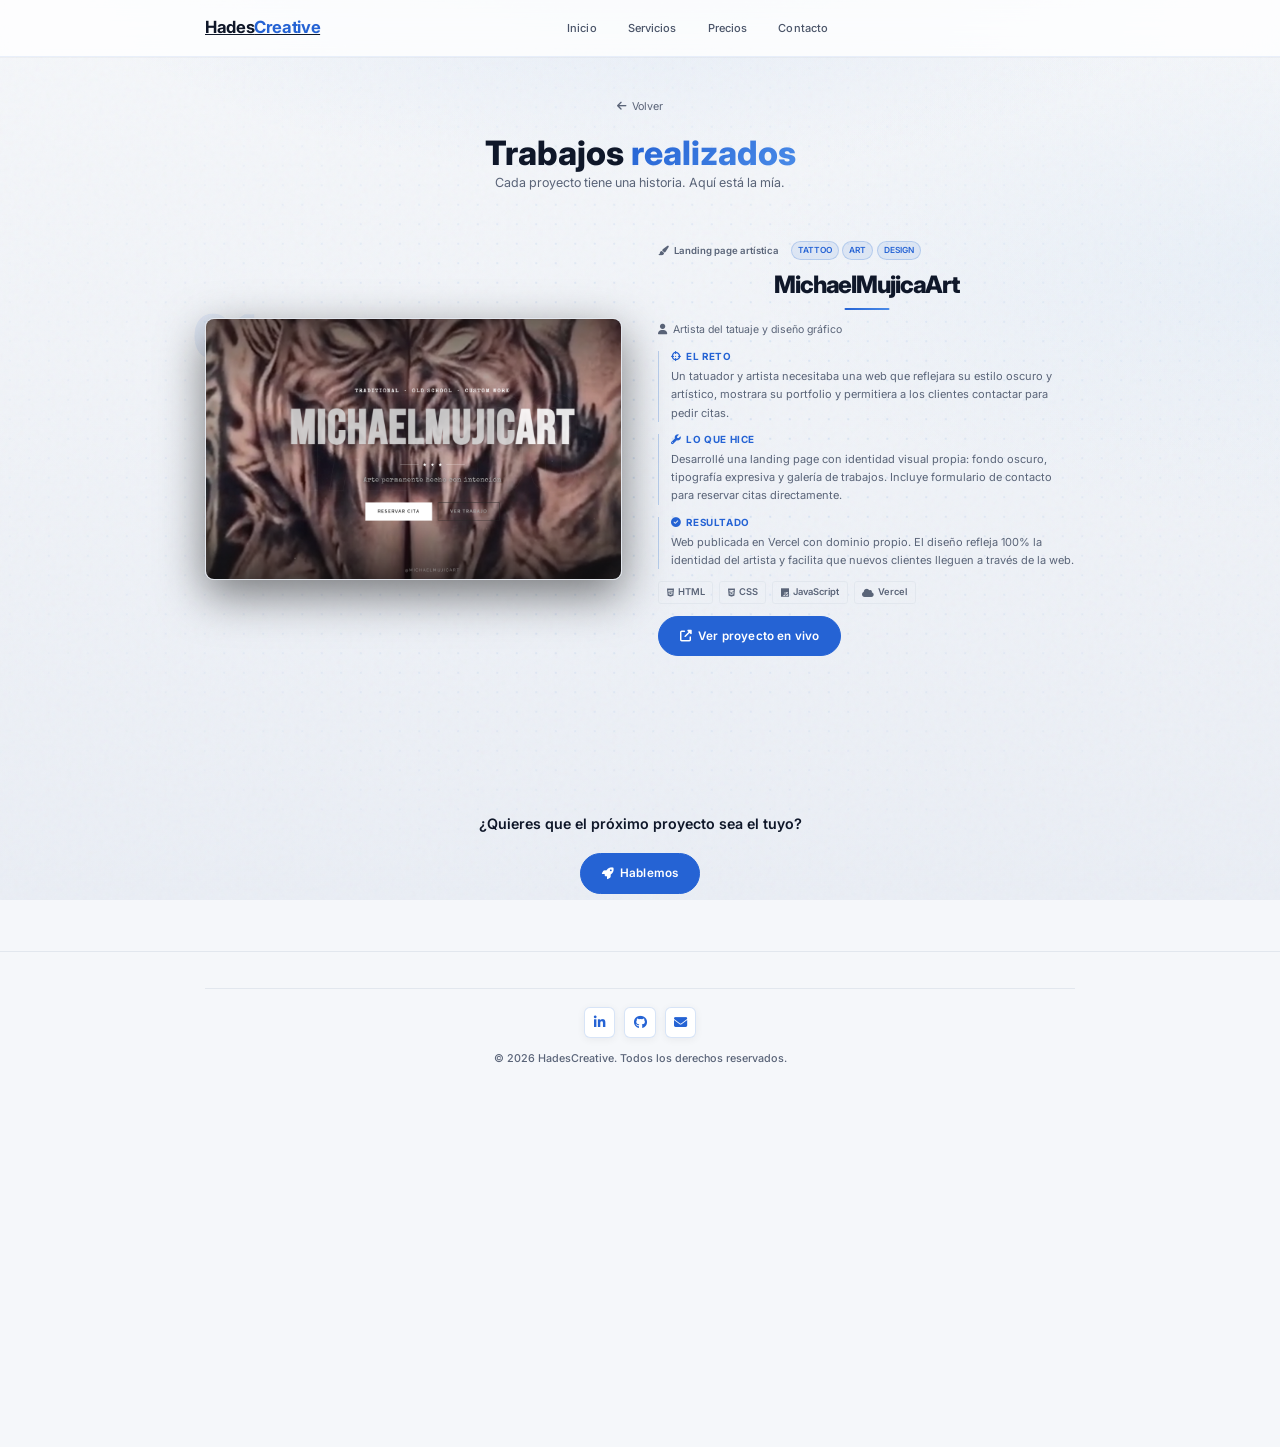
<file: proyectos.html>
<!DOCTYPE html>
<html lang="es">

<head>
    <meta charset="UTF-8">
    <meta name="viewport" content="width=device-width, initial-scale=1.0">
    <title>Proyectos | HadesCreative</title>
    <meta name="description" content="Proyectos de diseño y desarrollo web realizados por HadesCreative. Landing pages, webs corporativas y más.">
    <link rel="icon" type="image/svg+xml" href="assets/favicon.svg">
    <link rel="preconnect" href="https://fonts.googleapis.com">
    <link rel="preconnect" href="https://fonts.gstatic.com" crossorigin>
    <link rel="stylesheet" href="https://fonts.googleapis.com/css2?family=Inter:wght@400;500;600;700;800&display=swap">
    <link rel="stylesheet" href="https://cdnjs.cloudflare.com/ajax/libs/font-awesome/6.4.0/css/all.min.css">
    <link rel="stylesheet" href="css/global.css">
    <link rel="stylesheet" href="css/navbar.css">
    <link rel="stylesheet" href="css/sections.css">

    <!-- Open Graph -->
    <meta property="og:type" content="website">
    <meta property="og:url" content="https://hadescreative.com/proyectos.html">
    <meta property="og:title" content="Proyectos | HadesCreative">
    <meta property="og:description" content="Proyectos de diseño y desarrollo web realizados por HadesCreative. Landing pages, webs corporativas y más.">
    <meta property="og:image" content="https://hadescreative.com/assets/og-image.png">
    <meta property="og:locale" content="es_ES">

</head>

<body>

    <div id="scroll-progress"></div>

    <nav class="navbar">
        <div class="container">
            <a href="index.html" class="nav-logo">Hades<span>Creative</span></a>
            <ul class="nav-menu">
                <li><a href="index.html#inicio" class="nav-link">Inicio</a></li>
                <li><a href="index.html#servicios" class="nav-link">Servicios</a></li>
                <li><a href="index.html#precios" class="nav-link">Precios</a></li>
                <li><a href="index.html#contacto" class="nav-link">Contacto</a></li>
            </ul>
            <div class="nav-actions">
                <div class="hamburger">
                    <span></span>
                    <span></span>
                    <span></span>
                </div>
            </div>
        </div>
    </nav>

    <section class="proyectos-page">
        <div class="container">

            <div class="proyectos-page-header">
                <a href="index.html" class="faq-back"><i class="fas fa-arrow-left"></i> Volver</a>
                <h1>Trabajos <span>realizados</span></h1>
                <p class="section-subtitle">Cada proyecto tiene una historia. Aquí está la mía.</p>
            </div>

            <!-- PROYECTO 01: MICHAELMUJICART -->
            <article class="proyecto-detalle" id="michael">
                <div class="proyecto-detalle-media">
                    <div class="proyecto-detalle-num">01</div>
                    <a href="https://michaelmujicart.vercel.app/" target="_blank" rel="noopener" class="proyecto-detalle-img-wrap">
                        <img src="assets/images/michael-preview.png" alt="MichaelMujicaArt - Tatuador" loading="lazy">
                        <div class="proyecto-detalle-overlay">
                            <i class="fas fa-external-link-alt"></i>
                            <span>Ver sitio en vivo</span>
                        </div>
                    </a>
                </div>

                <div class="proyecto-detalle-info">
                    <div class="proyecto-detalle-meta">
                        <span class="pd-tipo"><i class="fas fa-paint-brush"></i> Landing page artística</span>
                        <div class="proyecto-tags">
                            <span>TATTOO</span>
                            <span>ART</span>
                            <span>DESIGN</span>
                        </div>
                    </div>

                    <h2>MichaelMujicaArt</h2>
                    <p class="pd-cliente"><i class="fas fa-user"></i> Artista del tatuaje y diseño gráfico</p>

                    <div class="pd-bloque">
                        <h4><i class="fas fa-crosshairs"></i> El reto</h4>
                        <p>Un tatuador y artista necesitaba una web que reflejara su estilo oscuro y artístico, mostrara su portfolio y permitiera a los clientes contactar para pedir citas.</p>
                    </div>

                    <div class="pd-bloque">
                        <h4><i class="fas fa-wrench"></i> Lo que hice</h4>
                        <p>Desarrollé una landing page con identidad visual propia: fondo oscuro, tipografía expresiva y galería de trabajos. Incluye formulario de contacto para reservar citas directamente.</p>
                    </div>

                    <div class="pd-bloque">
                        <h4><i class="fas fa-check-circle"></i> Resultado</h4>
                        <p>Web publicada en Vercel con dominio propio. El diseño refleja 100% la identidad del artista y facilita que nuevos clientes lleguen a través de la web.</p>
                    </div>

                    <div class="pd-tech">
                        <span><i class="fab fa-html5"></i> HTML</span>
                        <span><i class="fab fa-css3-alt"></i> CSS</span>
                        <span><i class="fab fa-js"></i> JavaScript</span>
                        <span><i class="fas fa-cloud"></i> Vercel</span>
                    </div>

                    <a href="https://michaelmujicart.vercel.app/" target="_blank" rel="noopener" class="btn-primary pd-link">
                        <i class="fas fa-external-link-alt"></i> Ver proyecto en vivo
                    </a>
                </div>
            </article>

            <!-- CTA -->
            <div class="proyectos-cta">
                <p>¿Quieres que el próximo proyecto sea el tuyo?</p>
                <a href="index.html#contacto" class="btn-primary">
                    <i class="fas fa-rocket"></i> Hablemos
                </a>
            </div>

        </div>
    </section>

    <footer class="footer">
        <div class="container">
            <div class="footer-bottom">
                <div class="footer-icons">
                    <a href="https://www.linkedin.com/in/alexroadiaz/" target="_blank" rel="noopener" aria-label="LinkedIn">
                        <i class="fab fa-linkedin-in"></i>
                    </a>
                    <a href="https://github.com/Alexmalware26" target="_blank" rel="noopener" aria-label="GitHub">
                        <i class="fab fa-github"></i>
                    </a>
                    <a href="mailto:sativezip@gmail.com" aria-label="Email">
                        <i class="fas fa-envelope"></i>
                    </a>
                </div>
                <p>&copy; 2026 HadesCreative. Todos los derechos reservados.</p>
            </div>
        </div>
    </footer>

    <script>
        // Scroll progress
        (function () {
            const bar = document.getElementById('scroll-progress');
            window.addEventListener('scroll', () => {
                const total = document.documentElement.scrollHeight - window.innerHeight;
                bar.style.width = (window.scrollY / total * 100) + '%';
            }, { passive: true });
        })();

        // Hamburger
        const hamburger = document.querySelector('.hamburger');
        const navMenu = document.querySelector('.nav-menu');
        hamburger.addEventListener('click', () => {
            navMenu.classList.toggle('active');
            hamburger.classList.toggle('active');
        });
        document.addEventListener('click', e => {
            if (!e.target.closest('.navbar')) {
                navMenu.classList.remove('active');
                hamburger.classList.remove('active');
            }
        });

        // Scroll reveal
        const observer = new IntersectionObserver((entries) => {
            entries.forEach(e => {
                if (e.isIntersecting) {
                    e.target.classList.add('visible');
                    observer.unobserve(e.target);
                }
            });
        }, { threshold: 0.1 });
        document.querySelectorAll('.proyecto-detalle').forEach(el => observer.observe(el));
    </script>

</body>
</html>
</file>
<file: css/global.css>
/**
 * Estilos Globales y Base
 * Configuración de variables CSS y estilos globales
 */

* {
    margin: 0;
    padding: 0;
    box-sizing: border-box;
}

:root {
    --primary-color: #2563d4;
    --secondary-color: #4a8be8;
    --dark-color: #f5f7fa;
    --surface-color: #ffffff;
    --card-color: #ffffff;
    --light-color: #eef1f6;
    --text-color: #5a6478;
    --text-bright: #0f1729;
    --border-color: #e2e7ee;
    --error-color: #ff3b3b;
    --success-color: #22c55e;
    --warning-color: #f59e0b;

    /* Transiciones */
    --transition-base: all 0.3s ease;

    /* Espaciados */
    --spacing-sm: 0.5rem;
    --spacing-md: 1rem;
    --spacing-lg: 1.5rem;
    --spacing-xl: 2rem;

    /* Border radius */
    --radius-sm: 4px;
    --radius-md: 8px;
    --radius-lg: 12px;
    --radius-full: 30px;
}

html {
    scroll-behavior: smooth;
    background: #f5f7fa;
}

@media (max-width: 480px) {
    html {
        zoom: 0.82;
    }
}

@media (min-width: 481px) and (max-width: 768px) {
    html {
        zoom: 0.88;
    }
}

@media (min-width: 1024px) {
    html {
        zoom: 0.75;
    }
}

body {
    font-family: 'Inter', 'Segoe UI', sans-serif;
    color: var(--text-color);
    background:
        radial-gradient(ellipse 80% 50% at 50% -10%, rgba(58, 123, 213, 0.10), transparent 60%),
        radial-gradient(ellipse 60% 40% at 100% 30%, rgba(93, 164, 232, 0.06), transparent 70%),
        linear-gradient(180deg, #f5f7fa 0%, #eaeef5 100%);
    background-attachment: fixed;
    min-height: 100vh;
    line-height: 1.6;
    padding-top: 68px;
    position: relative;
}

/* Grid de puntos sutil que da textura "premium" — se difumina hacia los bordes */
body::before {
    content: '';
    position: fixed;
    inset: 0;
    background-image: radial-gradient(circle, rgba(58, 123, 213, 0.15) 1px, transparent 1px);
    background-size: 26px 26px;
    pointer-events: none;
    z-index: 0;
    -webkit-mask-image: radial-gradient(ellipse 70% 60% at center, black 0%, transparent 90%);
    mask-image: radial-gradient(ellipse 70% 60% at center, black 0%, transparent 90%);
}

/* Capa de ruido SVG muy sutil para textura tipo "papel grano" */
body::after {
    content: '';
    position: fixed;
    inset: 0;
    background-image: url("data:image/svg+xml,%3Csvg viewBox='0 0 200 200' xmlns='http://www.w3.org/2000/svg'%3E%3Cfilter id='n'%3E%3CfeTurbulence type='fractalNoise' baseFrequency='0.85' numOctaves='2' stitchTiles='stitch'/%3E%3C/filter%3E%3Crect width='100%25' height='100%25' filter='url(%23n)' opacity='0.6'/%3E%3C/svg%3E");
    pointer-events: none;
    z-index: 0;
    opacity: 0.06;
    mix-blend-mode: multiply;
}

@keyframes animatedGradient {
    0% {
        background-position: 0% 50%;
        filter: brightness(0.85);
    }

    50% {
        background-position: 100% 50%;
        filter: brightness(1.05);
    }

    100% {
        background-position: 0% 50%;
        filter: brightness(0.85);
    }
}

section, footer, .navbar, .whatsapp-btn, .acordeon-section {
    position: relative;
    z-index: 3;
}

.container {
    max-width: 1200px;
    margin: 0 auto;
    padding: 0 20px;
}

/* Botones globales */
.btn-primary,
.btn-secondary,
.btn-danger {
    border: none;
    border-radius: var(--radius-full);
    font-weight: 700;
    cursor: pointer;
    transition: var(--transition-base);
    font-family: inherit;
    letter-spacing: 0.4px;
    text-decoration: none;
}

.btn-primary {
    background: var(--primary-color);
    color: #ffffff;
    padding: 13px 28px;
    font-size: 0.98rem;
    font-weight: 600;
    letter-spacing: 0.2px;
    border: 1px solid var(--primary-color);
}

.btn-primary:hover {
    transform: translateY(-1px);
    box-shadow: 0 10px 24px rgba(58, 123, 213, 0.4);
    background: var(--secondary-color);
    border-color: var(--secondary-color);
}

.btn-secondary {
    background-color: transparent;
    color: var(--primary-color);
    padding: 10px 20px;
    border: 2px solid var(--primary-color) !important;
}

.btn-secondary:hover {
    background-color: var(--primary-color);
    color: white;
    box-shadow: 0 0 20px rgba(58, 123, 213, 0.35);
}

.btn-danger {
    background-color: var(--error-color);
    color: white;
    padding: 10px 20px;
}

.btn-danger:hover {
    background-color: #dc2626;
    box-shadow: 0 0 15px rgba(239, 68, 68, 0.4);
}

/* Headings */
h1,
h2,
h3,
h4,
h5,
h6 {
    font-weight: 600;
    line-height: 1.2;
}

h1 {
    font-size: 2.5rem;
}

h2 {
    font-size: 2rem;
}

h3 {
    font-size: 1.5rem;
}

h4 {
    font-size: 1.25rem;
}

h5 {
    font-size: 1.1rem;
}

h6 {
    font-size: 1rem;
}

/* Inputs y formularios globales */
input,
textarea,
select {
    font-family: inherit;
    background: var(--card-color);
    color: var(--text-bright);
    border: 2px solid var(--border-color);
    border-radius: var(--radius-md);
    padding: 10px 15px;
    font-size: 1rem;
    transition: var(--transition-base);
}

input::placeholder,
textarea::placeholder {
    color: var(--text-color);
}

input:focus,
textarea:focus,
select:focus {
    outline: none;
    border-color: var(--primary-color);
    box-shadow: 0 0 0 3px rgba(59, 130, 246, 0.15);
}

/* ── Splash Screen ── */
.splash {
    position: fixed;
    inset: 0;
    background: #f5f7fa;
    z-index: 99999;
    display: flex;
    flex-direction: column;
    align-items: center;
    justify-content: center;
    gap: 2rem;
    transition: opacity 0.7s ease, visibility 0.7s ease;
}

.splash-hidden {
    opacity: 0;
    visibility: hidden;
    pointer-events: none;
}

.splash-logo {
    font-size: 2.8rem;
    font-weight: 800;
    color: #0f1729;
    letter-spacing: -1px;
    animation: splashPulse 0.9s ease-in-out infinite alternate;
}

.splash-logo span {
    background: linear-gradient(135deg, var(--primary-color), var(--secondary-color));
    -webkit-background-clip: text;
    -webkit-text-fill-color: transparent;
    background-clip: text;
}

.splash-bar {
    width: 160px;
    height: 3px;
    background: var(--border-color);
    border-radius: 3px;
    overflow: hidden;
}

.splash-bar::after {
    content: '';
    display: block;
    height: 100%;
    background: linear-gradient(90deg, var(--primary-color), var(--secondary-color));
    border-radius: 3px;
    animation: splashLoad 1.4s ease-in-out forwards;
}

@keyframes splashPulse {
    from { opacity: 0.6; }
    to   { opacity: 1; }
}

@keyframes splashLoad {
    from { width: 0%; }
    to   { width: 100%; }
}

/* ── Scroll animations ── */
.fade-in {
    opacity: 0;
    transform: translateY(28px);
    transition: opacity 0.6s ease, transform 0.6s ease;
}

.fade-in.visible {
    opacity: 1;
    transform: translateY(0);
}

/* ── Nav link activo ── */
.nav-link.active {
    color: var(--text-bright);
    border-bottom-color: var(--primary-color);
}

/* ── Botón volver arriba ── */
#back-to-top {
    position: fixed;
    bottom: 5.5rem;
    right: 2rem;
    z-index: 999;
    width: 44px;
    height: 44px;
    background: #ffffff;
    border: 1px solid rgba(58, 123, 213, 0.25);
    border-radius: var(--radius-md);
    color: var(--primary-color);
    box-shadow: 0 4px 14px rgba(15, 23, 41, 0.08);
    font-size: 1rem;
    cursor: pointer;
    display: flex;
    align-items: center;
    justify-content: center;
    opacity: 0;
    visibility: hidden;
    transform: translateY(10px);
    transition: var(--transition-base);
    box-shadow: 0 4px 16px rgba(0,0,0,0.3);
}

#back-to-top.btt-visible {
    opacity: 1;
    visibility: visible;
    transform: translateY(0);
}

#back-to-top:hover {
    background: var(--primary-color);
    border-color: var(--primary-color);
    color: white;
    transform: translateY(-3px);
    box-shadow: 0 8px 24px rgba(225,29,72,0.4);
}

/* ── Scroll progress bar ── */
#scroll-progress {
    position: fixed;
    top: 0;
    left: 0;
    height: 3px;
    width: 0%;
    background: linear-gradient(90deg, var(--primary-color), var(--secondary-color));
    z-index: 99999;
    transition: width 0.08s linear;
    pointer-events: none;
}

.nav-actions {
    display: flex;
    align-items: center;
    gap: 0.75rem;
}

/* ── Precio: glow pulse al terminar el contador ── */
.precio-precio .price-done {
    animation: priceGlow 0.6s ease-out forwards;
}

@keyframes priceGlow {
    0%   { text-shadow: 0 0 0px rgba(225,29,72,0); }
    50%  { text-shadow: 0 0 20px rgba(225,29,72,0.7), 0 0 40px rgba(225,29,72,0.3); }
    100% { text-shadow: 0 0 0px rgba(225,29,72,0); }
}

/* Scrollbar personalizado */
::-webkit-scrollbar {
    width: 8px;
}

::-webkit-scrollbar-track {
    background: var(--dark-color);
}

::-webkit-scrollbar-thumb {
    background: var(--primary-color);
    border-radius: 4px;
}

::-webkit-scrollbar-thumb:hover {
    background: var(--secondary-color);
}
</file>
<file: css/navbar.css>
/**
 * Estilos de Navbar
 */

.navbar {
    background: rgba(255, 255, 255, 0.78);
    backdrop-filter: blur(20px);
    -webkit-backdrop-filter: blur(20px);
    color: #0f1729;
    padding: 1.2rem 0;
    position: fixed;
    top: 0;
    left: 0;
    right: 0;
    width: 100%;
    z-index: 100;
    border-bottom: 1px solid rgba(58, 123, 213, 0.1);
    box-shadow: 0 1px 0 rgba(0, 0, 0, 0.04);
}

.navbar .container {
    display: flex;
    justify-content: space-between;
    align-items: center;
}

.nav-logo {
    font-size: 1.4rem;
    font-weight: 700;
    white-space: nowrap;
    color: #0f1729;
    letter-spacing: -0.5px;
}

.nav-logo span {
    color: var(--primary-color);
}

.nav-menu {
    display: flex;
    list-style: none;
    gap: 2.6rem;
}

.nav-link {
    color: #4a5468;
    text-decoration: none;
    font-weight: 500;
    font-size: 0.92rem;
    padding: 0.5rem 0;
    transition: color 0.2s ease;
    letter-spacing: 0.1px;
}

.nav-link:hover {
    color: var(--primary-color);
}

.nav-cta {
    background: linear-gradient(135deg, var(--primary-color), var(--secondary-color));
    color: white;
    padding: 9px 22px;
    border-radius: var(--radius-full);
    font-weight: 700;
    font-size: 0.9rem;
    text-decoration: none;
    transition: var(--transition-base);
    white-space: nowrap;
    letter-spacing: 0.3px;
}

.nav-cta:hover {
    transform: translateY(-2px);
    box-shadow: 0 8px 25px rgba(59, 130, 246, 0.4);
    filter: brightness(1.1);
}

.nav-actions {
    display: flex;
    align-items: center;
    gap: 0.75rem;
}

.hamburger {
    display: none;
    flex-direction: column;
    cursor: pointer;
    gap: 5px;
}

.hamburger span {
    width: 24px;
    height: 2px;
    background-color: var(--text-color);
    transition: 0.3s;
    border-radius: 2px;
}

.hamburger:hover span {
    background-color: var(--primary-color);
}

/* Responsive Navbar */
@media (max-width: 768px) {
    .nav-menu {
        gap: 1rem;
        font-size: 0.9rem;
    }
}

@media (max-width: 600px) {
    .hamburger {
        display: flex;
    }

    .hamburger.active span:nth-child(1) {
        transform: translateY(7px) rotate(45deg);
    }

    .hamburger.active span:nth-child(2) {
        opacity: 0;
        transform: translateX(-8px);
    }

    .hamburger.active span:nth-child(3) {
        transform: translateY(-7px) rotate(-45deg);
    }

    .nav-cta {
        display: none;
    }

    .nav-menu {
        display: none;
        position: absolute;
        top: 100%;
        left: 0;
        right: 0;
        flex-direction: column;
        background: rgba(255, 255, 255, 0.98);
        backdrop-filter: blur(16px);
        padding: 0.5rem 0 1rem;
        gap: 0;
        border-bottom: 1px solid rgba(58, 123, 213, 0.2);
        box-shadow: 0 10px 30px rgba(0, 0, 0, 0.6);
    }

    .nav-menu.active {
        display: flex;
    }

    .nav-menu li {
        width: 100%;
    }

    .nav-link {
        display: block;
        padding: 0.85rem 1.5rem;
        border-bottom: none;
        border-left: 3px solid transparent;
        font-size: 1rem;
        transition: all 0.2s ease;
    }

    .nav-link:hover,
    .nav-link.active {
        border-bottom: none;
        border-left-color: var(--primary-color);
        background: rgba(58, 123, 213, 0.07);
        color: var(--text-bright);
    }

}
</file>
<file: css/hero.css>
/**
 * Estilos de Hero Section
 */

.hero {
    background: transparent;
    color: white;
    padding: 110px 24px 80px;
    text-align: center;
    display: flex;
    align-items: center;
    justify-content: center;
    position: relative;
    overflow: hidden;
}

@keyframes orbFloat {
    0%, 100% { transform: translateY(0) scale(1); }
    50%       { transform: translateY(-30px) scale(1.08); }
}

.hero-content {
    position: relative;
    z-index: 1;
}

.disponible-badge {
    display: inline-flex;
    align-items: center;
    gap: 0.55rem;
    background: rgba(58, 123, 213, 0.07);
    border: 1px solid rgba(58, 123, 213, 0.2);
    color: var(--primary-color);
    padding: 6px 14px;
    border-radius: var(--radius-full);
    font-size: 0.78rem;
    font-weight: 600;
    margin-bottom: 2rem;
    letter-spacing: 0.3px;
    animation: fadeInDown 0.8s ease 0.1s both;
}

.disponible-dot {
    width: 7px;
    height: 7px;
    background: #22c55e;
    border-radius: 50%;
    flex-shrink: 0;
    animation: dotPulse 1.8s ease-in-out infinite;
}

@keyframes dotPulse {
    0%, 100% { box-shadow: 0 0 0 0 rgba(34, 197, 94, 0.5); }
    50%       { box-shadow: 0 0 0 5px rgba(34, 197, 94, 0); }
}

.typing-cursor {
    display: inline-block;
    width: 2px;
    height: 0.85em;
    background: var(--primary-color);
    margin-left: 2px;
    vertical-align: middle;
    animation: cursorBlink 0.7s step-end infinite;
}

@keyframes cursorBlink {
    0%, 100% { opacity: 1; }
    50%       { opacity: 0; }
}

.hero-tag {
    display: inline-block;
    background: rgba(58, 123, 213, 0.1);
    color: var(--primary-color);
    border: 1px solid rgba(58, 123, 213, 0.3);
    padding: 6px 18px;
    border-radius: var(--radius-full);
    font-size: 0.78rem;
    font-weight: 700;
    letter-spacing: 2px;
    text-transform: uppercase;
    margin-bottom: 1.5rem;
    animation: fadeInDown 0.8s ease;
}

.hero-content h1 {
    font-size: clamp(2.6rem, 6vw, 5.2rem);
    margin-bottom: 1.5rem;
    font-weight: 700;
    color: #0f1729;
    letter-spacing: -2.5px;
    line-height: 1.05;
    max-width: 920px;
    margin-left: auto;
    margin-right: auto;
    animation: fadeInDown 0.8s ease;
}

.hero-content h1 span {
    color: var(--primary-color);
}

.hero-content p {
    font-size: clamp(1.05rem, 1.6vw, 1.3rem);
    color: #5a6478;
    font-weight: 400;
    animation: fadeInUp 0.8s ease 0.2s both;
    max-width: 640px;
    margin: 0 auto 3rem;
    line-height: 1.6;
}

.hero-buttons {
    display: flex;
    gap: 0.85rem;
    justify-content: center;
    flex-wrap: wrap;
    animation: fadeInUp 0.8s ease 0.4s both;
}

.hero-buttons .btn-primary,
.hero-buttons .btn-outline {
    text-decoration: none;
    display: inline-block;
}

.btn-outline {
    background: rgba(15, 23, 41, 0.04);
    color: #0f1729;
    border: 1px solid rgba(15, 23, 41, 0.14);
    padding: 13px 28px;
    border-radius: var(--radius-full);
    font-weight: 600;
    cursor: pointer;
    transition: var(--transition-base);
    font-family: inherit;
    font-size: 0.98rem;
    letter-spacing: 0.2px;
}

.btn-outline:hover {
    border-color: var(--primary-color);
    color: var(--primary-color);
    background: rgba(58, 123, 213, 0.06);
}

@keyframes fadeInDown {
    from {
        opacity: 0;
        transform: translateY(-20px);
    }

    to {
        opacity: 1;
        transform: translateY(0);
    }
}

@keyframes fadeInUp {
    from {
        opacity: 0;
        transform: translateY(20px);
    }

    to {
        opacity: 1;
        transform: translateY(0);
    }
}

/* Hero services desplegable */
.hero-services {
    margin-top: 1.6rem;
    display: inline-block;
    text-align: left;
    animation: fadeInUp 0.8s ease 0.8s both;
}

.hero-services-toggle {
    background: rgba(255,255,255,0.05);
    border: 1px solid rgba(255,255,255,0.15);
    color: var(--text-color);
    font-family: inherit;
    font-size: 0.85rem;
    font-weight: 600;
    padding: 8px 16px;
    border-radius: var(--radius-full);
    cursor: pointer;
    display: inline-flex;
    align-items: center;
    gap: 0.5rem;
    transition: var(--transition-base);
    white-space: nowrap;
}

.hero-services-toggle:hover {
    background: rgba(225,29,72,0.1);
    border-color: rgba(225,29,72,0.35);
    color: var(--text-bright);
}

.hero-services-icon {
    font-size: 0.7rem;
    transition: transform 0.3s ease;
}

.hero-services-panel {
    max-height: 0;
    overflow: hidden;
    transition: max-height 0.4s ease, opacity 0.3s ease;
    opacity: 0;
    margin-top: 0.5rem;
    background: rgba(10,1,2,0.88);
    border: 1px solid rgba(255,255,255,0.1);
    border-radius: var(--radius-lg);
    backdrop-filter: blur(12px);
    min-width: 280px;
}

.hero-services-panel.open {
    max-height: 280px;
    opacity: 1;
}

.hero-service-item {
    display: flex;
    align-items: center;
    gap: 0.9rem;
    padding: 0.75rem 1.2rem;
    border-bottom: 1px solid rgba(255,255,255,0.06);
    transition: background 0.2s;
}

.hero-service-item:last-child {
    border-bottom: none;
}

.hero-service-item:hover {
    background: rgba(225,29,72,0.07);
}

.hero-service-item i {
    font-size: 1rem;
    color: var(--primary-color);
    width: 20px;
    text-align: center;
    flex-shrink: 0;
}

.hero-service-item strong {
    display: block;
    font-size: 0.85rem;
    color: var(--text-bright);
    font-weight: 600;
}

.hero-service-item span {
    font-size: 0.75rem;
    color: var(--text-color);
}

.hero-whatsapp {
    display: inline-flex;
    align-items: center;
    gap: 0.5rem;
    margin-top: 2rem;
    color: #5a6478;
    font-weight: 400;
    text-decoration: none;
    font-size: 0.88rem;
    transition: color 0.3s ease;
    animation: fadeInUp 0.8s ease 0.6s both;
}

.hero-whatsapp:hover {
    color: var(--primary-color);
}

.hero-whatsapp i {
    font-size: 1.1rem;
    color: #4ade80;
}

.hero-whatsapp:hover {
    color: var(--text-bright);
}

.scroll-indicator {
    position: absolute;
    bottom: 2rem;
    left: 50%;
    transform: translateX(-50%);
}

.scroll-indicator a {
    display: flex;
    align-items: center;
    justify-content: center;
    color: #8993a8;
    font-size: 1rem;
    text-decoration: none;
    animation: scrollBounce 1.8s ease-in-out infinite;
    transition: color 0.3s;
}

.scroll-indicator a:hover {
    color: var(--primary-color);
}

.scroll-indicator a:hover {
    color: var(--primary-color);
}

@keyframes scrollBounce {
    0%, 100% { transform: translateY(0); opacity: 0.5; }
    50%       { transform: translateY(8px); opacity: 1; }
}

/* Responsive Hero */
@media (max-width: 768px) {
    .hero {
        padding: 100px 20px 80px;
        min-height: 420px;
    }

    .hero-content h1 {
        font-size: 2.2rem;
        letter-spacing: -0.5px;
    }

    .hero-content p {
        font-size: 1.05rem;
    }

    .hero-whatsapp {
        font-size: 0.85rem;
    }
}

@media (max-width: 480px) {
    .hero {
        padding: 90px 16px 70px;
        min-height: 380px;
    }

    .hero-content h1 {
        font-size: 1.75rem;
        letter-spacing: -0.3px;
    }

    .hero-content p {
        font-size: 0.95rem;
    }

    .hero-buttons {
        flex-direction: column;
        align-items: center;
    }

    .hero-buttons .btn-primary,
    .hero-buttons .btn-outline {
        width: 100%;
        max-width: 280px;
        text-align: center;
    }

    .hero-tag {
        font-size: 0.7rem;
    }

    .scroll-indicator {
        display: none;
    }
}
</file>
<file: css/sections.css>
/**
 * Estilos de Secciones
 */

section {
    padding: 60px 20px;
}

section h2 {
    font-size: clamp(2rem, 3.8vw, 3.2rem);
    text-align: center;
    margin-bottom: 2.5rem;
    color: #0f1729;
    position: relative;
    padding-bottom: 1rem;
    font-weight: 700;
    letter-spacing: -1.5px;
    line-height: 1.1;
}

section h2::after {
    content: '';
    position: absolute;
    bottom: 0;
    left: 50%;
    transform: translateX(-50%);
    width: 60px;
    height: 3px;
    background: linear-gradient(90deg, var(--primary-color), var(--secondary-color));
    border-radius: 3px;
}

.section-subtitle {
    text-align: center;
    color: #5a6478;
    font-size: 1.05rem;
    font-weight: 400;
    margin-top: -1.5rem;
    margin-bottom: 2.5rem;
    max-width: 560px;
    margin-left: auto;
    margin-right: auto;
    line-height: 1.6;
}

/* Stats */
.stats {
    background: transparent;
    padding: 50px 20px;
}

/* Servicios */
.servicios {
    background: transparent;
}

.servicios-grid {
    display: grid;
    grid-template-columns: repeat(auto-fit, minmax(280px, 1fr));
    gap: 2rem;
}

.servicio-card {
    background: var(--card-color);
    padding: 2rem;
    border-radius: var(--radius-lg);
    text-align: left;
    box-shadow: 0 8px 32px rgba(58, 123, 213, 0.12);
    transition: var(--transition-base);
    position: relative;
    overflow: hidden;
    border: 1px solid var(--border-color);
    min-height: 280px;
    display: flex;
    flex-direction: column;
}

.servicio-card::before {
    content: '';
    position: absolute;
    top: 0;
    left: 0;
    right: 0;
    height: 3px;
    background: linear-gradient(90deg, var(--primary-color), var(--secondary-color));
}

.servicio-card:hover {
    transform: translateY(-6px);
    box-shadow: 0 16px 40px rgba(15, 23, 41, 0.1), 0 0 25px rgba(58, 123, 213, 0.12);
    border-color: rgba(58, 123, 213, 0.35);
}

/* Icono cápsula a color para cada servicio */
.servicio-icon {
    width: 56px;
    height: 56px;
    border-radius: 14px;
    display: flex;
    align-items: center;
    justify-content: center;
    color: #ffffff;
    font-size: 1.4rem;
    margin-bottom: 1.2rem;
    transition: transform 0.3s ease, box-shadow 0.3s ease;
}

.servicio-card:hover .servicio-icon {
    transform: translateY(-3px) scale(1.04);
}

/* Webs profesionales: azul corporativo */
.icon-web {
    background: linear-gradient(135deg, #3a7bd5, #5da4e8);
    box-shadow: 0 8px 20px rgba(58, 123, 213, 0.3);
}
.servicio-card:hover .icon-web {
    box-shadow: 0 12px 28px rgba(58, 123, 213, 0.45);
}

/* Tiendas online: verde dinero */
.icon-tienda {
    background: linear-gradient(135deg, #10b981, #059669);
    box-shadow: 0 8px 20px rgba(16, 185, 129, 0.3);
}
.servicio-card:hover .icon-tienda {
    box-shadow: 0 12px 28px rgba(16, 185, 129, 0.45);
}

/* CRM personalizado: púrpura */
.icon-crm {
    background: linear-gradient(135deg, #8b5cf6, #7c3aed);
    box-shadow: 0 8px 20px rgba(139, 92, 246, 0.3);
}
.servicio-card:hover .icon-crm {
    box-shadow: 0 12px 28px rgba(139, 92, 246, 0.45);
}

/* Automatizaciones: ámbar/dorado */
.icon-auto {
    background: linear-gradient(135deg, #f59e0b, #d97706);
    box-shadow: 0 8px 20px rgba(245, 158, 11, 0.3);
}
.servicio-card:hover .icon-auto {
    box-shadow: 0 12px 28px rgba(245, 158, 11, 0.45);
}

/* Mantenimiento web: cyan/teal */
.icon-mantenimiento {
    background: linear-gradient(135deg, #06b6d4, #0891b2);
    box-shadow: 0 8px 20px rgba(6, 182, 212, 0.3);
}
.servicio-card:hover .icon-mantenimiento {
    box-shadow: 0 12px 28px rgba(6, 182, 212, 0.45);
}

/* SEO y rendimiento: rosa fucsia */
.icon-seo {
    background: linear-gradient(135deg, #ec4899, #db2777);
    box-shadow: 0 8px 20px rgba(236, 72, 153, 0.3);
}
.servicio-card:hover .icon-seo {
    box-shadow: 0 12px 28px rgba(236, 72, 153, 0.45);
}

.servicio-card h3 {
    font-size: 1.2rem;
    margin-bottom: 0.5rem;
    color: var(--text-bright);
    font-weight: 600;
}

.servicio-card p {
    color: var(--text-color);
    line-height: 1.6;
    font-size: 0.95rem;
    flex: 1;
}

.servicio-link {
    display: inline-flex;
    align-items: center;
    gap: 0.55rem;
    width: fit-content;
    margin-top: 1.25rem;
    color: var(--text-bright);
    text-decoration: none;
    font-weight: 700;
    font-size: 0.92rem;
    letter-spacing: 0.01em;
}

.servicio-link i {
    font-size: 0.85rem;
    margin: 0;
    color: currentColor;
}

.servicio-link:hover {
    color: var(--secondary-color);
}

/* Stats strip */
.widgets {
    background: transparent;
    padding: 60px 20px;
}

.widgets-container {
    display: grid;
    grid-template-columns: repeat(auto-fit, minmax(160px, 1fr));
    gap: 0;
}

.widget {
    background: transparent;
    padding: 1.5rem 2rem;
    text-align: center;
    border-right: 1px solid var(--border-color);
    transition: var(--transition-base);
    position: relative;
}

.widget:last-child {
    border-right: none;
}

.widget:hover {
    background: rgba(58, 123, 213, 0.04);
}

.widget h3 {
    font-size: 2.8rem;
    font-weight: 800;
    background: linear-gradient(135deg, #ffffff, #d8e4f2);
    -webkit-background-clip: text;
    -webkit-text-fill-color: transparent;
    background-clip: text;
    line-height: 1;
    margin-bottom: 0.5rem;
}

.widget p {
    color: var(--text-color);
    font-size: 0.85rem;
    font-weight: 500;
    text-transform: uppercase;
    letter-spacing: 1px;
}

/* Enlaces */
.enlaces {
    background: rgba(9, 16, 32, 0.95);
    backdrop-filter: blur(12px);
}

.enlaces-grid {
    display: grid;
    grid-template-columns: repeat(auto-fit, minmax(200px, 1fr));
    gap: 2rem;
}

.enlace-card {
    background: var(--card-color);
    padding: 2rem;
    border-radius: var(--radius-lg);
    text-align: center;
    box-shadow: 0 8px 32px rgba(58, 123, 213, 0.12);
    transition: var(--transition-base);
    position: relative;
    border: 1px solid var(--border-color);
}

.enlace-card:hover {
    transform: translateY(-6px);
    box-shadow: 0 16px 40px rgba(15, 23, 41, 0.1), 0 0 25px rgba(58, 123, 213, 0.1);
    border-color: rgba(58, 123, 213, 0.3);
}

.enlace-card a {
    display: block;
    text-decoration: none;
    color: var(--text-color);
    transition: var(--transition-base);
}

.enlace-card:hover a {
    color: var(--text-bright);
}

.enlace-card i {
    font-size: 2.5rem;
    color: rgba(255, 255, 255, 0.75);
    margin-bottom: 1rem;
    transition: var(--transition-base);
    display: block;
}

.enlace-card:hover i {
    color: white;
    transform: scale(1.1);
}

.enlace-card h3 {
    font-size: 1.05rem;
    margin-bottom: 0.5rem;
    color: var(--text-bright);
    font-weight: 600;
}

/* Contacto */
.contacto {
    background: transparent;
}

.contacto-wrapper {
    display: grid;
    grid-template-columns: 1fr 1fr;
    gap: 5rem;
    align-items: center;
}

/* Info lado izquierdo */
.contacto-tag {
    display: inline-block;
    background: rgba(58, 123, 213, 0.12);
    color: var(--primary-color);
    border: 1px solid rgba(58, 123, 213, 0.3);
    padding: 5px 16px;
    border-radius: var(--radius-full);
    font-size: 0.8rem;
    font-weight: 600;
    letter-spacing: 1.5px;
    text-transform: uppercase;
    margin-bottom: 1.5rem;
}

.contacto-info h2 {
    font-size: 2.8rem;
    font-weight: 800;
    color: var(--text-bright);
    line-height: 1.15;
    margin-bottom: 1.2rem;
    text-align: left;
    padding-bottom: 0;
}

.contacto-info h2::after {
    display: none;
}

.contacto-info h2 span {
    color: var(--primary-color);
}

.contacto-info > p {
    color: #5a6478;
    font-weight: 500;
    font-size: 1rem;
    line-height: 1.7;
    margin-bottom: 2.5rem;
}

.contacto-items {
    display: flex;
    flex-direction: column;
    gap: 1.2rem;
}

.contacto-item {
    display: flex;
    align-items: center;
    gap: 1rem;
}

.contacto-item-icon {
    width: 48px;
    height: 48px;
    border-radius: var(--radius-md);
    display: flex;
    align-items: center;
    justify-content: center;
    color: #ffffff;
    font-size: 1.3rem;
    flex-shrink: 0;
    box-shadow: 0 6px 18px rgba(0, 0, 0, 0.5);
    transition: transform 0.25s ease, box-shadow 0.25s ease;
}

.contacto-item:hover .contacto-item-icon {
    transform: translateY(-2px);
    box-shadow: 0 10px 24px rgba(0, 0, 0, 0.55);
}

/* WhatsApp: verde oficial */
.icon-whatsapp {
    background: linear-gradient(135deg, #25D366, #128C7E);
    border: 1px solid rgba(255, 255, 255, 0.18);
    box-shadow: 0 6px 18px rgba(37, 211, 102, 0.35), 0 2px 6px rgba(0, 0, 0, 0.5);
}

.contacto-item:hover .icon-whatsapp {
    box-shadow: 0 10px 24px rgba(37, 211, 102, 0.5), 0 2px 6px rgba(0, 0, 0, 0.5);
}

/* Gmail: rojo oficial */
.icon-gmail {
    background: linear-gradient(135deg, #EA4335, #C5221F);
    border: 1px solid rgba(255, 255, 255, 0.18);
    box-shadow: 0 6px 18px rgba(234, 67, 53, 0.35), 0 2px 6px rgba(0, 0, 0, 0.5);
}

.contacto-item:hover .icon-gmail {
    box-shadow: 0 10px 24px rgba(234, 67, 53, 0.5), 0 2px 6px rgba(0, 0, 0, 0.5);
}

/* Reloj: azul tipo "respuesta rápida" */
.icon-clock {
    background: linear-gradient(135deg, #4F8EF7, #1A6BD8);
    border: 1px solid rgba(255, 255, 255, 0.18);
    box-shadow: 0 6px 18px rgba(79, 142, 247, 0.35), 0 2px 6px rgba(0, 0, 0, 0.5);
}

.contacto-item:hover .icon-clock {
    box-shadow: 0 10px 24px rgba(79, 142, 247, 0.5), 0 2px 6px rgba(0, 0, 0, 0.5);
}

.contacto-item strong {
    display: block;
    color: var(--text-bright);
    font-size: 0.85rem;
    font-weight: 600;
}

.contacto-item span {
    color: #5a6478;
    font-weight: 500;
    font-size: 0.9rem;
}

/* Formulario lado derecho */
.contacto-form-wrapper {
    background: linear-gradient(160deg, #ffffff 0%, #fafbfd 100%);
    border: 1px solid rgba(255, 255, 255, 0.1);
    border-radius: 20px;
    padding: 2.5rem;
    backdrop-filter: none;
    box-shadow: 0 4px 20px rgba(15, 23, 41, 0.06), 0 1px 3px rgba(15, 23, 41, 0.04);
}

.contacto-form {
    display: flex;
    flex-direction: column;
    gap: 1rem;
}

.form-group input,
.form-group textarea {
    width: 100%;
    padding: 14px 18px;
    background: rgba(255,255,255,0.04);
    color: var(--text-bright);
    border: 1px solid var(--border-color);
    border-radius: var(--radius-md);
    font-size: 0.95rem;
    transition: var(--transition-base);
}

.form-group input:focus,
.form-group textarea:focus {
    outline: none;
    border-color: var(--primary-color);
    background: rgba(58, 123, 213, 0.05);
    box-shadow: 0 0 0 3px rgba(58, 123, 213, 0.1);
}

.btn-full {
    width: 100%;
    justify-content: center;
    display: flex;
    align-items: center;
    gap: 0.5rem;
    margin-top: 0.5rem;
    padding: 14px 32px;
}

/* Responsive contacto */
@media (max-width: 768px) {
    .contacto-wrapper {
        grid-template-columns: 1fr;
        gap: 3rem;
    }

    .contacto-info h2 {
        font-size: 2rem;
    }
}

/* Acordeón */
.acordeon-section {
    background: transparent;
    padding-top: 0;
    padding-bottom: 80px;
}

.acordeon {
    max-width: 800px;
    margin: 0 auto;
    display: flex;
    flex-direction: column;
    gap: 0.75rem;
}

.acordeon-item {
    border: 1px solid var(--border-color);
    border-radius: var(--radius-lg);
    overflow: hidden;
    transition: border-color 0.3s ease;
}

.acordeon-item.abierto {
    border-color: rgba(58, 123, 213, 0.4);
}

.acordeon-header {
    width: 100%;
    background: var(--card-color);
    color: var(--text-bright);
    border: none;
    padding: 1.1rem 1.5rem;
    display: flex;
    justify-content: space-between;
    align-items: center;
    cursor: pointer;
    font-size: 1rem;
    font-weight: 600;
    font-family: inherit;
    text-align: left;
    transition: background 0.3s ease;
    gap: 1rem;
}

.acordeon-header:hover {
    background: #202020;
}

.acordeon-item.abierto .acordeon-header {
    background: rgba(58, 123, 213, 0.08);
    color: white;
}

.acordeon-header span {
    display: flex;
    align-items: center;
    gap: 0.75rem;
}

.acordeon-header span i {
    color: var(--primary-color);
    font-size: 1rem;
    width: 18px;
    text-align: center;
}

.acordeon-icon {
    color: var(--text-color);
    font-size: 0.85rem;
    transition: transform 0.3s ease;
    flex-shrink: 0;
}

.acordeon-item.abierto .acordeon-icon {
    transform: rotate(180deg);
    color: var(--primary-color);
}

.acordeon-body {
    max-height: 0;
    overflow: hidden;
    transition: max-height 0.35s ease, padding 0.35s ease;
    background: rgba(20, 21, 26, 0.6);
}

.acordeon-body p {
    padding: 1.2rem 1.5rem;
    color: var(--text-color);
    font-size: 0.95rem;
    line-height: 1.7;
    margin: 0;
}

.acordeon-item.abierto .acordeon-body {
    max-height: 200px;
}

/* Proceso */
.proceso {
    background: transparent;
}

/* Proceso compacto — franja horizontal */
.proceso-strip {
    padding: 28px 20px;
}

.proceso-strip-grid {
    display: flex;
    align-items: center;
    justify-content: center;
    gap: 0.5rem;
    flex-wrap: wrap;
}

.proceso-strip-step {
    display: flex;
    flex-direction: column;
    align-items: center;
    gap: 0.3rem;
    min-width: 100px;
    text-align: center;
    position: relative;
}

.proceso-strip-num {
    font-size: 0.65rem;
    font-weight: 800;
    color: var(--primary-color);
    opacity: 0.7;
    letter-spacing: 0.5px;
}

.proceso-strip-step i {
    font-size: 1.25rem;
    color: var(--primary-color);
    opacity: 0.85;
}

.proceso-strip-step strong {
    font-size: 0.85rem;
    font-weight: 700;
    color: var(--text-bright);
}

.proceso-strip-step span {
    font-size: 0.75rem;
    color: var(--text-color);
}

.proceso-strip-arrow {
    color: var(--border-color);
    font-size: 0.75rem;
    padding: 0 0.25rem;
    flex-shrink: 0;
}

/* Tech dentro de sobre-mí */
.sobre-mi-tech {
    flex-wrap: wrap;
    justify-content: center;
    gap: 0.6rem 1.2rem;
    margin-top: 1.2rem;
    padding: 0;
}

/* Portafolio */
.portafolio {
    background: transparent;
}

.portafolio-grid {
    display: grid;
    grid-template-columns: repeat(auto-fit, minmax(280px, 380px));
    gap: 1.25rem;
    justify-content: center;
}

.portafolio-placeholder,
.testimonio-placeholder {
    grid-column: 1 / -1;
    text-align: center;
    padding: 5rem 2rem;
    color: var(--text-color);
    border: 2px dashed var(--border-color);
    border-radius: var(--radius-lg);
}

.portafolio-placeholder i,
.testimonio-placeholder i {
    font-size: 3rem;
    margin-bottom: 1rem;
    display: block;
    opacity: 0.4;
}

/* Proyecto card */
.proyecto-card {
    background: linear-gradient(160deg, #ffffff 0%, #fafbfd 100%);
    border-radius: var(--radius-lg);
    overflow: hidden;
    border: 1px solid rgba(255, 255, 255, 0.1);
    transition: var(--transition-base);
    backdrop-filter: none;
    box-shadow: 0 4px 20px rgba(15, 23, 41, 0.06), 0 1px 3px rgba(15, 23, 41, 0.04);
}

.proyecto-card:hover {
    transform: translateY(-6px);
    border-color: rgba(58, 123, 213, 0.35);
    box-shadow: 0 20px 50px rgba(0, 0, 0, 0.6), 0 0 25px rgba(58, 123, 213, 0.1);
}

.proyecto-imagen {
    position: relative;
    overflow: hidden;
    aspect-ratio: 16 / 10;
    background: linear-gradient(135deg, #1a0308 0%, #2d0510 100%);
}

.proyecto-imagen img {
    width: 100%;
    height: 100%;
    object-fit: cover;
    display: block;
    transition: transform 0.4s ease;
}

.proyecto-card:hover .proyecto-imagen img {
    transform: scale(1.05);
}

.proyecto-imagen.sin-imagen::after {
    content: 'Sin imagen';
    position: absolute;
    inset: 0;
    display: flex;
    align-items: center;
    justify-content: center;
    color: var(--text-color);
    font-size: 0.9rem;
}

.proyecto-overlay {
    position: absolute;
    inset: 0;
    background: rgba(10, 11, 14, 0.75);
    display: flex;
    align-items: center;
    justify-content: center;
    opacity: 0;
    transition: var(--transition-base);
}

.proyecto-card:hover .proyecto-overlay {
    opacity: 1;
}

.btn-ver-sitio {
    background: linear-gradient(135deg, var(--primary-color), var(--secondary-color));
    color: white;
    padding: 10px 24px;
    border-radius: var(--radius-full);
    text-decoration: none;
    font-weight: 700;
    font-size: 0.95rem;
    display: flex;
    align-items: center;
    gap: 0.5rem;
    transition: var(--transition-base);
}

.btn-ver-sitio:hover {
    transform: scale(1.05);
    box-shadow: 0 8px 25px rgba(58, 123, 213, 0.45);
}

.proyecto-info {
    padding: 0.9rem 1rem;
}

.proyecto-info h3 {
    font-size: 0.95rem;
    color: var(--text-bright);
    font-weight: 700;
    margin-bottom: 0.3rem;
}

.proyecto-info p {
    color: var(--text-color);
    font-size: 0.8rem;
    line-height: 1.5;
    margin-bottom: 0.6rem;
}

.proyecto-tags {
    display: flex;
    flex-wrap: wrap;
    gap: 0.3rem;
}

.proyecto-tags span {
    background: rgba(58, 123, 213, 0.1);
    color: var(--primary-color);
    border: 1px solid rgba(58, 123, 213, 0.25);
    padding: 2px 8px;
    border-radius: var(--radius-full);
    font-size: 0.7rem;
    font-weight: 600;
}

/* Testimonios */
/* Tech Bar */
.tech-bar {
    padding: 20px 0;
}

.tech-track {
    display: flex;
    flex-wrap: wrap;
    justify-content: center;
    gap: 1rem 2.5rem;
    max-width: 900px;
    margin: 0 auto;
    padding: 0 20px;
}

.tech-item {
    display: flex;
    align-items: center;
    gap: 0.5rem;
    color: var(--text-color);
    font-size: 0.85rem;
    font-weight: 600;
    white-space: nowrap;
    transition: color 0.25s;
    cursor: default;
}

.tech-item:hover {
    color: var(--text-bright);
}

.tech-item i {
    font-size: 1.3rem;
    color: var(--primary-color);
    opacity: 0.75;
    transition: opacity 0.25s;
}

.tech-item:hover i {
    opacity: 1;
}

/* Testimonios */
.testimonios {
    background: transparent;
}

.testimonios-grid {
    display: grid;
    grid-template-columns: repeat(auto-fit, minmax(300px, 1fr));
    gap: 2rem;
}

.testimonio-card {
    background: linear-gradient(160deg, #ffffff 0%, #fafbfd 100%);
    border: 1px solid rgba(255, 255, 255, 0.1);
    border-radius: var(--radius-lg);
    padding: 1.75rem;
    backdrop-filter: none;
    box-shadow: 0 4px 20px rgba(15, 23, 41, 0.06), 0 1px 3px rgba(15, 23, 41, 0.04);
    display: flex;
    flex-direction: column;
    gap: 1rem;
    transition: var(--transition-base);
    position: relative;
}

.testimonio-card::before {
    content: '\201C';
    position: absolute;
    top: 1rem;
    right: 1.5rem;
    font-size: 4rem;
    line-height: 1;
    color: var(--primary-color);
    opacity: 0.12;
    font-family: Georgia, serif;
    pointer-events: none;
}

.testimonio-card:hover {
    border-color: rgba(225,29,72,0.35);
    transform: translateY(-4px);
    box-shadow: 0 16px 40px rgba(0,0,0,0.4);
}

.testimonio-estrellas {
    display: flex;
    gap: 0.2rem;
}

.testimonio-estrellas i {
    color: #f59e0b;
    font-size: 0.85rem;
}

.testimonio-card p {
    color: var(--text-color);
    font-size: 0.93rem;
    line-height: 1.7;
    margin: 0;
    flex: 1;
}

.testimonio-autor {
    display: flex;
    align-items: center;
    gap: 0.85rem;
    padding-top: 0.75rem;
    border-top: 1px solid var(--border-color);
}

.testimonio-avatar {
    width: 40px;
    height: 40px;
    border-radius: 50%;
    background: linear-gradient(135deg, var(--primary-color), var(--secondary-color));
    display: flex;
    align-items: center;
    justify-content: center;
    font-size: 0.8rem;
    font-weight: 800;
    color: white;
    flex-shrink: 0;
}

.testimonio-autor strong {
    display: block;
    color: var(--text-bright);
    font-size: 0.9rem;
}

.testimonio-autor span {
    color: var(--text-color);
    font-size: 0.78rem;
}

/* WhatsApp flotante */
.whatsapp-float {
    position: fixed;
    bottom: 2rem;
    right: 2rem;
    z-index: 9999;
    background: #25D366;
    color: white;
    width: 56px;
    height: 56px;
    border-radius: 50%;
    display: flex;
    align-items: center;
    justify-content: center;
    text-decoration: none;
    box-shadow: 0 4px 20px rgba(37,211,102,0.45);
    transition: transform 0.25s ease, box-shadow 0.25s ease;
    overflow: hidden;
}

.whatsapp-float i {
    font-size: 1.7rem;
    line-height: 1;
    flex-shrink: 0;
    transition: transform 0.25s;
}

.whatsapp-float-label {
    max-width: 0;
    overflow: hidden;
    white-space: nowrap;
    font-weight: 700;
    font-size: 0.9rem;
    transition: max-width 0.35s ease, margin 0.35s ease;
    margin-left: 0;
}

.whatsapp-float:hover {
    width: auto;
    border-radius: var(--radius-full);
    padding: 0 20px 0 16px;
    transform: translateY(-3px);
    box-shadow: 0 8px 30px rgba(37,211,102,0.55);
}

.whatsapp-float:hover .whatsapp-float-label {
    max-width: 120px;
    margin-left: 0.5rem;
}

.whatsapp-float:hover i {
    transform: scale(1.1);
}

/* Pulso de atención al cargar */
@keyframes waPulse {
    0%   { box-shadow: 0 4px 20px rgba(37,211,102,0.45); }
    50%  { box-shadow: 0 4px 20px rgba(37,211,102,0.45), 0 0 0 10px rgba(37,211,102,0.12); }
    100% { box-shadow: 0 4px 20px rgba(37,211,102,0.45); }
}

.whatsapp-float {
    animation: waPulse 2.5s ease-in-out 2s 3;
}

/* CTA Banner */
.cta-banner {
    background: transparent;
    padding: 80px 20px;
    text-align: center;
    position: relative;
    overflow: hidden;
}

.cta-actions {
    display: flex;
    gap: 1rem;
    justify-content: center;
    flex-wrap: wrap;
    align-items: center;
}

.btn-whatsapp-cta {
    display: inline-flex;
    align-items: center;
    gap: 0.5rem;
    background: rgba(74, 222, 128, 0.1);
    color: #4ade80;
    border: 1px solid rgba(74, 222, 128, 0.3);
    padding: 12px 28px;
    border-radius: var(--radius-full);
    font-weight: 700;
    font-size: 1rem;
    text-decoration: none;
    transition: var(--transition-base);
}

.btn-whatsapp-cta i {
    font-size: 1.2rem;
}

.btn-whatsapp-cta:hover {
    background: rgba(74, 222, 128, 0.18);
    border-color: rgba(74, 222, 128, 0.55);
    transform: translateY(-2px);
    box-shadow: 0 8px 25px rgba(74, 222, 128, 0.2);
}

/* ── FAQ ── */
.faq {
    background: transparent;
}

.faq-lista {
    max-width: 800px;
    margin: 0 auto;
    display: flex;
    flex-direction: column;
    gap: 0.75rem;
}

.faq-item {
    background: linear-gradient(160deg, #ffffff 0%, #fafbfd 100%);
    border: 1px solid rgba(255, 255, 255, 0.1);
    border-radius: 20px;
    overflow: hidden;
    transition: var(--transition-base);
    position: relative;
    backdrop-filter: none;
    box-shadow: 0 4px 20px rgba(15, 23, 41, 0.06), 0 1px 3px rgba(15, 23, 41, 0.04);
}

.faq-item::after {
    content: '';
    position: absolute;
    top: -40%;
    left: -20%;
    width: 140%;
    height: 80%;
    background: radial-gradient(ellipse at center, rgba(58, 123, 213, 0.06) 0%, transparent 60%);
    pointer-events: none;
    opacity: 0;
    transition: opacity 0.4s ease;
    z-index: 0;
}

.faq-item:hover {
    border-color: rgba(58, 123, 213, 0.35);
    transform: translateY(-3px);
    box-shadow: 0 18px 40px rgba(0, 0, 0, 0.5), 0 0 25px rgba(58, 123, 213, 0.08);
}

.faq-item:hover::after,
.faq-item.abierto::after {
    opacity: 1;
}

.faq-item.abierto {
    border-color: rgba(58, 123, 213, 0.45);
    box-shadow: 0 12px 35px rgba(58, 123, 213, 0.15);
}

.faq-pregunta {
    width: 100%;
    background: transparent;
    color: var(--text-bright);
    border: none;
    padding: 1.25rem 1.6rem;
    display: flex;
    justify-content: space-between;
    align-items: center;
    cursor: pointer;
    font-size: 1rem;
    font-weight: 700;
    font-family: inherit;
    text-align: left;
    transition: var(--transition-base);
    gap: 1rem;
    position: relative;
    z-index: 1;
    letter-spacing: -0.2px;
}

.faq-pregunta:hover {
    background: rgba(58, 123, 213, 0.04);
}

.faq-item.abierto .faq-pregunta {
    background: rgba(58, 123, 213, 0.07);
    color: white;
}

.faq-icon {
    display: inline-flex;
    align-items: center;
    justify-content: center;
    width: 32px;
    height: 32px;
    color: var(--primary-color);
    background: rgba(58, 123, 213, 0.1);
    border: 1px solid rgba(58, 123, 213, 0.2);
    border-radius: 50%;
    font-size: 0.7rem;
    transition: var(--transition-base);
    flex-shrink: 0;
}

.faq-item:hover .faq-icon {
    background: rgba(58, 123, 213, 0.18);
    border-color: rgba(58, 123, 213, 0.35);
}

.faq-item.abierto .faq-icon {
    transform: rotate(180deg);
    background: linear-gradient(135deg, var(--primary-color), var(--secondary-color));
    border-color: transparent;
    color: white;
    box-shadow: 0 6px 16px rgba(58, 123, 213, 0.35);
}

.faq-respuesta {
    max-height: 0;
    overflow: hidden;
    transition: max-height 0.4s ease;
    background: transparent;
    position: relative;
    z-index: 1;
}

.faq-item.abierto .faq-respuesta {
    max-height: 300px;
}

.faq-respuesta p {
    padding: 0.4rem 1.6rem 1.4rem;
    color: var(--text-color);
    font-size: 0.95rem;
    line-height: 1.7;
    margin: 0;
    border-top: 1px solid rgba(58, 123, 213, 0.1);
    padding-top: 1.1rem;
    margin: 0 1.6rem;
    padding-left: 0;
    padding-right: 0;
}

.cta-banner::before {
    content: '';
    position: absolute;
    top: 50%;
    left: 50%;
    transform: translate(-50%, -50%);
    width: 600px;
    height: 300px;
    background: radial-gradient(ellipse, rgba(58, 123, 213, 0.15) 0%, transparent 65%);
    pointer-events: none;
}

.cta-banner h2 {
    color: var(--text-bright);
    font-size: 2.2rem;
    margin-bottom: 1rem;
}

.cta-banner h2::after {
    display: none;
}

.cta-banner p {
    color: var(--text-color);
    font-size: 1.1rem;
    margin-bottom: 2.5rem;
}

.cta-banner .btn-primary {
    text-decoration: none;
    display: inline-block;
}

/* Footer */
.footer {
    background: transparent;
    color: var(--text-color);
    padding: 3rem 20px 1.5rem;
    border-top: 1px solid var(--border-color);
}

.footer-content {
    display: flex;
    justify-content: space-between;
    align-items: flex-start;
    gap: 3rem;
    margin-bottom: 2rem;
}

.footer-brand {
    max-width: 320px;
}

.footer-logo {
    font-size: 1.4rem;
    font-weight: 800;
    color: #0f1729;
    margin-bottom: 0.75rem;
    letter-spacing: -0.5px;
}

.footer-brand p {
    color: #5a6478;
    font-weight: 500;
    font-size: 0.95rem;
    line-height: 1.6;
}

.footer-social h4 {
    color: var(--text-bright);
    font-size: 0.9rem;
    font-weight: 600;
    margin-bottom: 1rem;
    text-transform: uppercase;
    letter-spacing: 1px;
}

.footer-social .enlaces-grid {
    display: flex;
    flex-wrap: wrap;
    gap: 0.75rem;
}

.footer-social .enlace-card {
    padding: 0.75rem 1.25rem;
    min-width: 100px;
    background: rgba(255, 255, 255, 0.04);
    border: 1px solid rgba(255, 255, 255, 0.08);
}

.footer-social .enlace-card i {
    font-size: 1.5rem;
    margin-bottom: 0.3rem;
}

.footer-social .enlace-card h3 {
    font-size: 0.85rem;
}

.footer-links {
    display: flex;
    justify-content: center;
    gap: 1.5rem;
    margin-bottom: 1.5rem;
    padding-bottom: 1.5rem;
    border-bottom: 1px solid var(--border-color);
}

.footer-links a {
    color: #5a6478;
    font-weight: 500;
    text-decoration: none;
    font-size: 0.9rem;
    transition: var(--transition-base);
}

.footer-links a:hover {
    color: var(--primary-color);
}

.footer-bottom {
    text-align: center;
    padding-top: 1.5rem;
    border-top: 1px solid var(--border-color);
    font-size: 0.9rem;
    color: #5a6478;
    font-weight: 500;
}

/* ── FAQ page ── */
.faq-page {
    padding-top: 60px;
    min-height: 80vh;
}

.faq-page-header {
    text-align: center;
    margin-bottom: 3rem;
    position: relative;
}

.faq-page-header h1 {
    font-size: 2.8rem;
    font-weight: 800;
    color: var(--text-bright);
    margin-bottom: 1.5rem;
}

.faq-page-header h1 span {
    background: linear-gradient(135deg, var(--primary-color), var(--secondary-color));
    -webkit-background-clip: text;
    -webkit-text-fill-color: transparent;
    background-clip: text;
}

.faq-back {
    display: inline-flex;
    align-items: center;
    gap: 0.5rem;
    color: var(--text-color);
    text-decoration: none;
    font-size: 0.9rem;
    margin-bottom: 1.5rem;
    transition: var(--transition-base);
}

.faq-back:hover {
    color: var(--primary-color);
}

.faq-cta {
    text-align: center;
    margin-top: 3rem;
    padding-top: 3rem;
    border-top: 1px solid var(--border-color);
    display: flex;
    flex-direction: column;
    align-items: center;
    gap: 1.5rem;
}

.faq-cta p {
    color: var(--text-color);
    font-size: 1.05rem;
}

.faq-cta .btn-primary {
    text-decoration: none;
    display: inline-flex;
    align-items: center;
    gap: 0.5rem;
}

/* FAQ Search */
.faq-search-wrap {
    position: relative;
    max-width: 520px;
    margin: 1.5rem auto 1.2rem;
}

.faq-search-icon {
    position: absolute;
    left: 1rem;
    top: 50%;
    transform: translateY(-50%);
    color: var(--text-color);
    font-size: 0.85rem;
    pointer-events: none;
}

.faq-search {
    width: 100%;
    background: var(--card-color);
    border: 1px solid var(--border-color);
    border-radius: var(--radius-full);
    color: var(--text-bright);
    font-family: inherit;
    font-size: 0.95rem;
    padding: 0.75rem 1.2rem 0.75rem 2.6rem;
    transition: border-color 0.3s;
    box-sizing: border-box;
}

.faq-search:focus {
    outline: none;
    border-color: rgba(58, 123, 213, 0.5);
    box-shadow: 0 0 0 3px rgba(58, 123, 213, 0.1);
}

.faq-search::placeholder {
    color: var(--text-color);
    opacity: 0.7;
}

/* FAQ Category filter */
.faq-cats {
    display: flex;
    justify-content: center;
    flex-wrap: wrap;
    gap: 0.5rem;
    margin-bottom: 0.5rem;
}

.faq-cat {
    background: transparent;
    border: 1px solid var(--border-color);
    color: var(--text-color);
    font-family: inherit;
    font-size: 0.82rem;
    font-weight: 600;
    padding: 5px 14px;
    border-radius: var(--radius-full);
    cursor: pointer;
    transition: var(--transition-base);
    display: inline-flex;
    align-items: center;
    gap: 0.35rem;
}

.faq-cat:hover {
    border-color: var(--primary-color);
    color: var(--primary-color);
}

.faq-cat.active {
    background: var(--primary-color);
    border-color: var(--primary-color);
    color: #fff;
}

/* FAQ numbered + icon */
.faq-pregunta-inner {
    display: flex;
    align-items: center;
    gap: 0.85rem;
    flex: 1;
    min-width: 0;
}

.faq-num {
    font-size: 0.7rem;
    font-weight: 800;
    color: var(--primary-color);
    letter-spacing: 1px;
    flex-shrink: 0;
    background: rgba(58, 123, 213, 0.12);
    border: 1px solid rgba(58, 123, 213, 0.2);
    padding: 4px 9px;
    border-radius: var(--radius-sm);
    font-family: 'Courier New', monospace;
}

.faq-item.abierto .faq-num {
    background: linear-gradient(135deg, var(--primary-color), var(--secondary-color));
    border-color: transparent;
    color: white;
}

.faq-cat-icon {
    width: 36px;
    height: 36px;
    background: linear-gradient(135deg, rgba(58, 123, 213, 0.15), rgba(93, 164, 232, 0.05));
    border: 1px solid rgba(58, 123, 213, 0.25);
    border-radius: 10px;
    display: flex;
    align-items: center;
    justify-content: center;
    flex-shrink: 0;
    font-size: 0.85rem;
    color: var(--primary-color);
    transition: var(--transition-base);
}

.faq-item:hover .faq-cat-icon {
    transform: rotate(-6deg) scale(1.08);
}

.faq-item.abierto .faq-cat-icon {
    background: linear-gradient(135deg, rgba(58, 123, 213, 0.3), rgba(93, 164, 232, 0.15));
    border-color: rgba(58, 123, 213, 0.45);
}

/* FAQ empty state */
.faq-empty {
    display: flex;
    flex-direction: column;
    align-items: center;
    gap: 0.75rem;
    padding: 2.5rem 1rem;
    color: var(--text-color);
    border: 1px dashed var(--border-color);
    border-radius: var(--radius-lg);
}

.faq-empty i {
    font-size: 1.8rem;
    opacity: 0.4;
}

.faq-empty p {
    font-size: 0.95rem;
    margin: 0;
}

/* FAQ contact form */
.faq-contact-form {
    margin-top: 3rem;
    padding-top: 3rem;
    border-top: 1px solid var(--border-color);
}

.faq-contact-inner {
    max-width: 620px;
    margin: 0 auto;
    background: var(--card-color);
    border: 1px solid var(--border-color);
    border-radius: var(--radius-lg);
    padding: 2rem 2rem 1.75rem;
}

.faq-contact-header {
    text-align: center;
    margin-bottom: 1.5rem;
}

.faq-contact-header i {
    font-size: 1.8rem;
    color: var(--primary-color);
    margin-bottom: 0.5rem;
    display: block;
}

.faq-contact-header h3 {
    font-size: 1.25rem;
    font-weight: 700;
    color: var(--text-bright);
    margin: 0 0 0.4rem;
}

.faq-contact-header p {
    color: var(--text-color);
    font-size: 0.9rem;
    margin: 0;
}

.faq-form-row {
    display: grid;
    grid-template-columns: 1fr 1fr;
    gap: 0.75rem;
    margin-bottom: 0.75rem;
}

.faq-contact-inner input,
.faq-contact-inner textarea {
    width: 100%;
    background: rgba(255, 255, 255, 0.04);
    border: 1px solid var(--border-color);
    border-radius: var(--radius-md);
    color: var(--text-bright);
    font-family: inherit;
    font-size: 0.9rem;
    padding: 0.65rem 1rem;
    transition: border-color 0.3s;
    box-sizing: border-box;
    resize: none;
}

.faq-contact-inner input:focus,
.faq-contact-inner textarea:focus {
    outline: none;
    border-color: rgba(58, 123, 213, 0.5);
}

.faq-contact-inner input::placeholder,
.faq-contact-inner textarea::placeholder {
    color: var(--text-color);
    opacity: 0.6;
}

.faq-contact-inner textarea {
    margin-bottom: 0.75rem;
}

.faq-form-footer {
    display: flex;
    align-items: center;
    justify-content: space-between;
    gap: 1rem;
    flex-wrap: wrap;
}

.faq-wa-link {
    display: inline-flex;
    align-items: center;
    gap: 0.4rem;
    color: #4ade80;
    text-decoration: none;
    font-size: 0.85rem;
    font-weight: 600;
    transition: opacity 0.2s;
}

.faq-wa-link:hover {
    opacity: 0.8;
}

.faq-submit {
    display: inline-flex;
    align-items: center;
    gap: 0.5rem;
    font-size: 0.9rem;
    padding: 9px 22px;
    cursor: pointer;
}

.faq-submit:disabled {
    opacity: 0.6;
    cursor: not-allowed;
}

.faq-form-success {
    display: none;
    text-align: center;
    color: #4ade80;
    font-size: 0.9rem;
    margin: 0.75rem 0 0;
    padding: 0.6rem;
    background: rgba(34, 197, 94, 0.08);
    border-radius: var(--radius-md);
    border: 1px solid rgba(34, 197, 94, 0.2);
}

/* Responsive FAQ */
@media (max-width: 600px) {
    .faq-form-row {
        grid-template-columns: 1fr;
    }

    .faq-form-footer {
        flex-direction: column-reverse;
        align-items: stretch;
    }

    .faq-submit {
        justify-content: center;
    }

    .faq-contact-inner {
        padding: 1.5rem 1.25rem;
    }

    .faq-cats {
        gap: 0.4rem;
    }

    .faq-cat {
        font-size: 0.78rem;
        padding: 4px 10px;
    }
}

/* =====================
   PÁGINA PROYECTOS
   ===================== */

.proyectos-page {
    padding-top: 60px;
    min-height: 80vh;
}

.proyectos-page-header {
    text-align: center;
    margin-bottom: 4rem;
}

.proyectos-page-header h1 {
    font-size: 2.8rem;
    font-weight: 800;
    color: var(--text-bright);
    margin-bottom: 1.5rem;
}

.proyectos-page-header h1 span {
    background: linear-gradient(135deg, var(--primary-color), var(--secondary-color));
    -webkit-background-clip: text;
    -webkit-text-fill-color: transparent;
    background-clip: text;
}

.proyecto-detalle {
    display: grid;
    grid-template-columns: 1fr 1fr;
    gap: 3rem;
    align-items: center;
    margin-bottom: 5rem;
    padding-bottom: 5rem;
    border-bottom: 1px solid var(--border-color);
    opacity: 0;
    transform: translateY(30px);
    transition: opacity 0.6s ease, transform 0.6s ease;
}

.proyecto-detalle.visible {
    opacity: 1;
    transform: translateY(0);
}

.proyecto-detalle.reverse {
    direction: rtl;
}

.proyecto-detalle.reverse > * {
    direction: ltr;
}

.proyecto-detalle:last-of-type {
    border-bottom: none;
}

.proyecto-detalle-media {
    position: relative;
}

.proyecto-detalle-num {
    position: absolute;
    top: -1rem;
    left: -1rem;
    font-size: 5rem;
    font-weight: 800;
    color: var(--primary-color);
    opacity: 0.08;
    line-height: 1;
    pointer-events: none;
    z-index: 0;
    user-select: none;
}

.proyecto-detalle-img-wrap {
    display: block;
    border-radius: var(--radius-lg);
    overflow: hidden;
    position: relative;
    border: 1px solid var(--border-color);
    box-shadow: 0 20px 60px rgba(0,0,0,0.5);
    transition: box-shadow 0.3s, transform 0.3s;
}

.proyecto-detalle-img-wrap:hover {
    transform: translateY(-4px);
    box-shadow: 0 28px 70px rgba(0,0,0,0.65), 0 0 30px rgba(225,29,72,0.12);
}

.proyecto-detalle-img-wrap img {
    width: 100%;
    display: block;
    aspect-ratio: 16/10;
    object-fit: cover;
    transition: transform 0.4s ease;
}

.proyecto-detalle-img-wrap:hover img {
    transform: scale(1.03);
}

.proyecto-detalle-overlay {
    position: absolute;
    inset: 0;
    background: rgba(58, 123, 213, 0.75);
    display: flex;
    flex-direction: column;
    align-items: center;
    justify-content: center;
    gap: 0.5rem;
    opacity: 0;
    transition: opacity 0.3s ease;
    color: #fff;
    font-weight: 700;
    font-size: 0.95rem;
}

.proyecto-detalle-overlay i {
    font-size: 1.5rem;
}

.proyecto-detalle-img-wrap:hover .proyecto-detalle-overlay {
    opacity: 1;
}

.proyecto-detalle-info {
    display: flex;
    flex-direction: column;
    gap: 1rem;
}

.proyecto-detalle-meta {
    display: flex;
    align-items: center;
    gap: 1rem;
    flex-wrap: wrap;
}

.pd-tipo {
    font-size: 0.8rem;
    font-weight: 600;
    color: var(--text-color);
    display: inline-flex;
    align-items: center;
    gap: 0.4rem;
}

.proyecto-detalle-info h2 {
    font-size: 2rem;
    font-weight: 800;
    color: var(--text-bright);
    margin: 0;
    line-height: 1.1;
}

.pd-cliente {
    font-size: 0.88rem;
    color: var(--text-color);
    display: flex;
    align-items: center;
    gap: 0.5rem;
    margin: 0;
}

.pd-bloque {
    border-left: 2px solid rgba(58, 123, 213, 0.3);
    padding-left: 1rem;
}

.pd-bloque h4 {
    font-size: 0.82rem;
    font-weight: 700;
    color: var(--primary-color);
    text-transform: uppercase;
    letter-spacing: 0.8px;
    margin: 0 0 0.35rem;
    display: flex;
    align-items: center;
    gap: 0.4rem;
}

.pd-bloque p {
    font-size: 0.92rem;
    color: var(--text-color);
    line-height: 1.65;
    margin: 0;
}

.pd-tech {
    display: flex;
    flex-wrap: wrap;
    gap: 0.5rem;
}

.pd-tech span {
    background: rgba(255,255,255,0.04);
    border: 1px solid var(--border-color);
    border-radius: var(--radius-sm);
    padding: 4px 10px;
    font-size: 0.78rem;
    font-weight: 600;
    color: var(--text-color);
    display: inline-flex;
    align-items: center;
    gap: 0.35rem;
}

.pd-link {
    text-decoration: none;
    display: inline-flex;
    align-items: center;
    gap: 0.5rem;
    align-self: flex-start;
}

.proyectos-cta {
    text-align: center;
    padding: 3rem 0 1rem;
    display: flex;
    flex-direction: column;
    align-items: center;
    gap: 1.5rem;
}

.proyectos-cta p {
    font-size: 1.2rem;
    font-weight: 600;
    color: var(--text-bright);
}

.proyectos-cta .btn-primary {
    text-decoration: none;
    display: inline-flex;
    align-items: center;
    gap: 0.5rem;
}

/* Responsive proyectos */
@media (max-width: 900px) {
    .proyecto-detalle,
    .proyecto-detalle.reverse {
        grid-template-columns: 1fr;
        direction: ltr;
        gap: 2rem;
        margin-bottom: 3.5rem;
        padding-bottom: 3.5rem;
    }

    .proyecto-detalle-num {
        font-size: 3.5rem;
    }

    .proyecto-detalle-info h2 {
        font-size: 1.6rem;
    }
}

@media (max-width: 480px) {
    .proyectos-page-header h1 {
        font-size: 2rem;
    }

    .proyecto-detalle-info h2 {
        font-size: 1.4rem;
    }
}

.footer-icons {
    display: flex;
    justify-content: center;
    gap: 0.75rem;
    margin-bottom: 1rem;
}

.footer-icons a {
    display: flex;
    align-items: center;
    justify-content: center;
    width: 42px;
    height: 42px;
    background: #ffffff;
    border: 1px solid rgba(58, 123, 213, 0.2);
    border-radius: var(--radius-md);
    color: var(--primary-color);
    font-size: 1.1rem;
    box-shadow: 0 2px 12px rgba(15, 23, 41, 0.06);
    text-decoration: none;
    transition: var(--transition-base);
}

.footer-icons a {
    position: relative;
    overflow: hidden;
}

.footer-icons a i {
    position: relative;
    z-index: 2;
    transition: transform 0.4s cubic-bezier(0.34, 1.56, 0.64, 1);
}

.footer-icons a::before {
    content: '';
    position: absolute;
    inset: 0;
    border-radius: inherit;
    transform: scale(0);
    transition: transform 0.4s cubic-bezier(0.34, 1.56, 0.64, 1);
    z-index: 1;
}

/* LinkedIn: azul oficial #0A66C2 */
.social-linkedin:hover {
    border-color: #0A66C2;
    color: #ffffff;
    transform: translateY(-4px);
    box-shadow: 0 8px 20px rgba(10, 102, 194, 0.4);
}

.social-linkedin::before {
    background: linear-gradient(135deg, #0A66C2, #0084d8);
}

.social-linkedin:hover::before {
    transform: scale(1);
}

.social-linkedin:hover i {
    transform: scale(1.15) rotate(-6deg);
}

/* GitHub: negro oficial #181717 */
.social-github:hover {
    border-color: #181717;
    color: #ffffff;
    transform: translateY(-4px);
    box-shadow: 0 8px 20px rgba(24, 23, 23, 0.4);
}

.social-github::before {
    background: linear-gradient(135deg, #24292e, #181717);
}

.social-github:hover::before {
    transform: scale(1);
}

.social-github:hover i {
    transform: scale(1.15) rotate(360deg);
}

/* ── Sobre mí ── */
.sobre-mi {
    background: transparent;
}

.sobre-mi-wrapper {
    display: grid;
    grid-template-columns: 1fr 1.6fr;
    gap: 5rem;
    align-items: center;
}

.sobre-mi-visual {
    display: flex;
    flex-direction: column;
    align-items: center;
    gap: 2rem;
}

.avatar-iniciales {
    width: 160px;
    height: 160px;
    border-radius: 50%;
    background: linear-gradient(135deg, rgba(225,29,72,0.15), rgba(255,45,85,0.08));
    border: 2px solid rgba(225,29,72,0.3);
    display: flex;
    align-items: center;
    justify-content: center;
    font-size: 3.5rem;
    font-weight: 800;
    background-clip: text;
    color: transparent;
    background: linear-gradient(135deg, var(--primary-color), var(--secondary-color));
    -webkit-background-clip: text;
    -webkit-text-fill-color: transparent;
    position: relative;
    filter: drop-shadow(0 0 20px rgba(225,29,72,0.4));
}

.avatar-iniciales::before {
    content: '';
    position: absolute;
    inset: -2px;
    border-radius: 50%;
    background: linear-gradient(135deg, var(--primary-color), var(--secondary-color));
    z-index: -1;
    padding: 2px;
    -webkit-mask: linear-gradient(#fff 0 0) content-box, linear-gradient(#fff 0 0);
    -webkit-mask-composite: destination-out;
    mask-composite: exclude;
}

.skill-tags {
    display: flex;
    flex-wrap: wrap;
    gap: 0.5rem;
    justify-content: center;
}

.skill-tags span {
    background: rgba(255,255,255,0.04);
    border: 1px solid var(--border-color);
    color: var(--text-color);
    padding: 4px 12px;
    border-radius: var(--radius-full);
    font-size: 0.8rem;
    font-weight: 500;
    transition: var(--transition-base);
}

.skill-tags span:hover {
    border-color: rgba(225,29,72,0.4);
    color: var(--text-bright);
}

.sobre-mi-tag {
    display: inline-block;
    background: rgba(58, 123, 213, 0.12);
    color: var(--primary-color);
    border: 1px solid rgba(58, 123, 213, 0.3);
    padding: 5px 16px;
    border-radius: var(--radius-full);
    font-size: 0.78rem;
    font-weight: 700;
    letter-spacing: 1.5px;
    text-transform: uppercase;
    margin-bottom: 1.2rem;
}

.sobre-mi-content h2 {
    font-size: 2.5rem;
    font-weight: 800;
    color: var(--text-bright);
    margin-bottom: 1.2rem;
    text-align: left;
    padding-bottom: 0;
}

.sobre-mi-content h2::after {
    display: none;
}

.sobre-mi-content h2 span {
    background: linear-gradient(135deg, var(--primary-color), var(--secondary-color));
    -webkit-background-clip: text;
    -webkit-text-fill-color: transparent;
    background-clip: text;
}

.sobre-mi-content > p {
    color: var(--text-color);
    font-size: 1rem;
    line-height: 1.75;
    margin-bottom: 1rem;
}

.sobre-mi-stats {
    display: flex;
    gap: 2rem;
    margin: 2rem 0;
    padding: 1.5rem 0;
    border-top: 1px solid var(--border-color);
    border-bottom: 1px solid var(--border-color);
}

.smi-stat {
    display: flex;
    flex-direction: column;
    gap: 0.25rem;
}

.smi-stat strong {
    font-size: 1.8rem;
    font-weight: 800;
    background: linear-gradient(135deg, #ffffff, var(--primary-color));
    -webkit-background-clip: text;
    -webkit-text-fill-color: transparent;
    background-clip: text;
    line-height: 1;
}

.smi-stat span {
    color: var(--text-color);
    font-size: 0.8rem;
    text-transform: uppercase;
    letter-spacing: 0.5px;
}

.btn-linkedin {
    display: inline-flex;
    align-items: center;
    gap: 0.6rem;
    background: rgba(10, 102, 194, 0.15);
    color: #60a5fa;
    border: 1px solid rgba(10, 102, 194, 0.35);
    padding: 10px 22px;
    border-radius: var(--radius-full);
    font-weight: 600;
    font-size: 0.9rem;
    text-decoration: none;
    transition: var(--transition-base);
}

.btn-linkedin:hover {
    background: rgba(10, 102, 194, 0.25);
    border-color: rgba(10, 102, 194, 0.6);
    color: #93c5fd;
    transform: translateY(-2px);
}

@media (max-width: 768px) {
    .sobre-mi-wrapper {
        grid-template-columns: 1fr;
        gap: 3rem;
    }

    .sobre-mi-content h2 {
        font-size: 2rem;
        text-align: center;
    }

    .sobre-mi-tag {
        display: block;
        text-align: center;
    }

    .sobre-mi-content > p {
        text-align: center;
    }

    .sobre-mi-stats {
        justify-content: center;
    }

    .btn-linkedin {
        display: flex;
        justify-content: center;
    }
}

/* ── Precios ── */
.precios {
    background: transparent;
}

.precios-grid {
    display: grid;
    grid-template-columns: repeat(auto-fit, minmax(240px, 1fr));
    gap: 1.5rem;
    margin-bottom: 2rem;
}

.precio-card {
    background: linear-gradient(160deg, #ffffff 0%, #fafbfd 100%);
    border: 1px solid rgba(255, 255, 255, 0.1);
    border-radius: 20px;
    padding: 2.2rem 1.8rem;
    display: flex;
    flex-direction: column;
    gap: 1.4rem;
    transition: var(--transition-base);
    position: relative;
    overflow: hidden;
    backdrop-filter: none;
    box-shadow: 0 4px 20px rgba(15, 23, 41, 0.06), 0 1px 3px rgba(15, 23, 41, 0.04);
}

/* Halo gradiente decorativo en cada tarjeta */
.precio-card::after {
    content: '';
    position: absolute;
    top: -40%;
    left: -20%;
    width: 140%;
    height: 80%;
    background: radial-gradient(ellipse at center, rgba(58, 123, 213, 0.08) 0%, transparent 60%);
    pointer-events: none;
    opacity: 0.7;
    transition: opacity 0.4s ease;
}

.precio-card:hover::after {
    opacity: 1;
}

/* Entrada con spring al hacer scroll */
.precio-card.fade-in {
    opacity: 0;
    transform: translateY(70px) scale(0.94);
    transition: opacity 0.85s cubic-bezier(0.16, 1, 0.3, 1),
                transform 0.85s cubic-bezier(0.16, 1, 0.3, 1);
}

.precio-card.fade-in.visible {
    opacity: 1;
    transform: translateY(0) scale(1);
}

.precio-card::before {
    content: '';
    position: absolute;
    top: 0;
    left: 0;
    right: 0;
    height: 3px;
    background: transparent;
    transition: var(--transition-base);
    z-index: 1;
}

.precio-card:hover {
    transform: translateY(-8px);
    border-color: rgba(225,29,72,0.4);
    box-shadow: 0 25px 60px rgba(0,0,0,0.7), 0 0 40px rgba(225,29,72,0.15);
}

.precio-card:hover::before {
    background: linear-gradient(90deg, var(--primary-color), var(--secondary-color));
}

.precio-destacado {
    border-color: rgba(225,29,72,0.45);
    box-shadow: 0 12px 40px rgba(225,29,72,0.18);
    background: linear-gradient(160deg, #ffffff 0%, #eef4fc 100%);
    transform: scale(1.02);
}

.precio-destacado::before {
    background: linear-gradient(90deg, var(--primary-color), var(--secondary-color));
}

.precio-destacado:hover {
    transform: translateY(-8px) scale(1.02);
}

.precio-badge {
    position: absolute;
    top: 1.1rem;
    right: 1.1rem;
    background: linear-gradient(135deg, #ffffff, #d4d8de);
    color: #0a0a0e;
    font-size: 0.68rem;
    font-weight: 800;
    padding: 5px 12px;
    border-radius: var(--radius-full);
    text-transform: uppercase;
    letter-spacing: 0.8px;
    box-shadow: 0 8px 20px rgba(255, 255, 255, 0.15), 0 2px 6px rgba(0, 0, 0, 0.4);
    border: 1px solid rgba(255, 255, 255, 0.4);
    z-index: 2;
}

.precio-header {
    position: relative;
    z-index: 1;
}

.precio-header i {
    display: inline-flex;
    align-items: center;
    justify-content: center;
    width: 56px;
    height: 56px;
    font-size: 1.4rem;
    color: var(--primary-color);
    background: linear-gradient(135deg, rgba(58, 123, 213, 0.15), rgba(93, 164, 232, 0.05));
    border: 1px solid rgba(58, 123, 213, 0.25);
    border-radius: 14px;
    margin-bottom: 1.1rem;
    box-shadow: 0 8px 20px rgba(58, 123, 213, 0.1);
    transition: var(--transition-base);
}

.precio-card:hover .precio-header i {
    transform: rotate(-6deg) scale(1.08);
    box-shadow: 0 12px 25px rgba(58, 123, 213, 0.25);
}

.precio-header h3 {
    font-size: 1.35rem;
    color: var(--text-bright);
    font-weight: 800;
    margin-bottom: 0.4rem;
    letter-spacing: -0.3px;
}

.precio-header p {
    color: var(--text-color);
    font-size: 0.88rem;
    line-height: 1.5;
}

.precio-precio {
    display: flex;
    align-items: baseline;
    gap: 0.4rem;
    padding: 1.3rem 0;
    border-top: 1px solid rgba(255, 255, 255, 0.06);
    border-bottom: 1px solid rgba(255, 255, 255, 0.06);
    position: relative;
    z-index: 1;
}

.precio-precio .desde {
    font-size: 0.78rem;
    color: var(--text-color);
    text-transform: uppercase;
    letter-spacing: 1px;
    font-weight: 600;
}

.precio-precio .cantidad {
    font-size: 2.6rem;
    font-weight: 800;
    background: linear-gradient(135deg, #ffffff 0%, var(--primary-color) 100%);
    -webkit-background-clip: text;
    -webkit-text-fill-color: transparent;
    background-clip: text;
    line-height: 1;
    letter-spacing: -1px;
}

.precio-precio .hasta {
    font-size: 0.9rem;
    color: var(--text-color);
    font-weight: 500;
}

.precio-consulta-wrap {
    justify-content: center;
}

.precio-consulta {
    font-size: 1.4rem;
    font-weight: 800;
    background: linear-gradient(135deg, #ffffff, var(--primary-color));
    -webkit-background-clip: text;
    -webkit-text-fill-color: transparent;
    background-clip: text;
}

.precio-features {
    list-style: none;
    display: flex;
    flex-direction: column;
    gap: 0.75rem;
    flex: 1;
    position: relative;
    z-index: 1;
}

.precio-features li {
    display: flex;
    align-items: center;
    gap: 0.7rem;
    color: var(--text-color);
    font-size: 0.9rem;
    transition: color 0.25s ease, transform 0.25s ease;
}

.precio-card:hover .precio-features li {
    color: var(--text-bright);
}

.precio-features li i {
    display: inline-flex;
    align-items: center;
    justify-content: center;
    width: 20px;
    height: 20px;
    color: var(--primary-color);
    background: rgba(58, 123, 213, 0.12);
    border-radius: 50%;
    font-size: 0.65rem;
    flex-shrink: 0;
    transition: var(--transition-base);
}

.precio-card:hover .precio-features li i {
    background: linear-gradient(135deg, var(--primary-color), var(--secondary-color));
    color: white;
}

.btn-precio {
    display: block;
    text-align: center;
    background: transparent;
    border: 1px solid rgba(58, 123, 213, 0.3);
    color: var(--text-bright);
    padding: 12px 20px;
    border-radius: var(--radius-full);
    font-weight: 700;
    font-size: 0.92rem;
    text-decoration: none;
    transition: var(--transition-base);
    position: relative;
    z-index: 1;
    letter-spacing: 0.3px;
    overflow: visible;
}

/* Chispa eléctrica central que aparece y se expande */
.btn-precio::before {
    content: '';
    position: absolute;
    top: 50%;
    left: 50%;
    width: 3px;
    height: 3px;
    border-radius: 50%;
    background: #fff;
    opacity: 0;
    pointer-events: none;
    transform: translate(-50%, -50%) scale(0);
    box-shadow:
        24px -22px 0 rgba(58, 123, 213, 0.9),
        -28px -18px 0 rgba(255, 255, 255, 0.85),
        32px 18px 0 rgba(93, 164, 232, 0.9),
        -22px 24px 0 rgba(255, 255, 255, 0.8),
        40px -6px 0 rgba(58, 123, 213, 0.7),
        -38px 8px 0 rgba(93, 164, 232, 0.7),
        14px -32px 0 rgba(255, 255, 255, 0.75),
        -14px 30px 0 rgba(58, 123, 213, 0.75);
    filter: drop-shadow(0 0 4px rgba(58, 123, 213, 0.9));
}

/* Rayos diagonales que cruzan el botón al hacer hover */
.btn-precio::after {
    content: '';
    position: absolute;
    inset: -3px;
    border-radius: var(--radius-full);
    pointer-events: none;
    opacity: 0;
    background:
        linear-gradient(75deg, transparent 38%, rgba(255, 255, 255, 0.85) 50%, transparent 62%),
        linear-gradient(105deg, transparent 38%, rgba(58, 123, 213, 0.8) 50%, transparent 62%);
    mix-blend-mode: screen;
    filter: blur(0.5px);
}

.btn-precio:hover::before {
    animation: btnSparks 0.65s ease-out forwards;
}

.btn-precio:hover::after {
    animation: btnLightning 0.6s ease-out forwards;
}

@keyframes btnSparks {
    0%   { opacity: 0; transform: translate(-50%, -50%) scale(0.4); }
    35%  { opacity: 1; transform: translate(-50%, -50%) scale(1); }
    100% { opacity: 0; transform: translate(-50%, -50%) scale(1.7); }
}

@keyframes btnLightning {
    0%   { opacity: 0; background-position: -100% 0, 100% 0; }
    50%  { opacity: 1; }
    100% { opacity: 0; background-position: 100% 0, -100% 0; }
}

.btn-precio:hover {
    background: linear-gradient(135deg, var(--primary-color), var(--secondary-color));
    border-color: transparent;
    color: #ffffff;
    box-shadow: 0 12px 30px rgba(58, 123, 213, 0.35), 0 0 30px rgba(58, 123, 213, 0.3);
    transform: translateY(-2px);
}

.precio-destacado .btn-precio {
    background: linear-gradient(135deg, var(--primary-color), var(--secondary-color));
    border-color: transparent;
    color: #ffffff;
}

.precio-destacado .btn-precio:hover {
    filter: brightness(1.1);
    box-shadow: 0 8px 25px rgba(58, 123, 213, 0.3);
}

.precios-nota {
    text-align: center;
    color: #5a6478;
    font-size: 0.85rem;
    font-weight: 500;
    display: flex;
    align-items: center;
    justify-content: center;
    gap: 0.5rem;
}

.precios-nota i {
    color: var(--primary-color);
    opacity: 0.7;
}

/* ── Comparador de planes ── */
.comparador-wrap {
    margin-top: 2.5rem;
    display: flex;
    flex-direction: column;
    align-items: center;
}

.comparador-toggle {
    background: #ffffff;
    border: 1px solid rgba(58, 123, 213, 0.35);
    color: var(--primary-color);
    padding: 12px 24px;
    border-radius: var(--radius-full);
    font-family: inherit;
    font-size: 0.95rem;
    font-weight: 700;
    cursor: pointer;
    display: inline-flex;
    align-items: center;
    gap: 1rem;
    transition: all 0.3s ease;
    letter-spacing: 0.3px;
    backdrop-filter: none;
    box-shadow: 0 4px 16px rgba(0, 0, 0, 0.5);
}

.comp-toggle-text {
    display: flex;
    align-items: center;
    gap: 0.6rem;
}

.comp-toggle-text i {
    color: var(--primary-color);
    font-size: 0.9rem;
}

.comp-toggle-icon {
    font-size: 0.75rem;
    color: var(--primary-color);
    transition: transform 0.4s ease;
}

.comparador-toggle:hover {
    background: rgba(58, 123, 213, 0.12);
    border-color: rgba(58, 123, 213, 0.4);
    transform: translateY(-2px);
    box-shadow: 0 8px 20px rgba(58, 123, 213, 0.18);
}

.comparador-toggle.open .comp-toggle-icon {
    transform: rotate(180deg);
}

.comparador-panel {
    width: 100%;
    max-height: 0;
    overflow: hidden;
    opacity: 0;
    transition: max-height 0.6s ease, opacity 0.4s ease, margin-top 0.4s ease;
    margin-top: 0;
}

.comparador-panel.open {
    max-height: 2000px;
    opacity: 1;
    margin-top: 2rem;
}

.comparador-scroll {
    overflow-x: auto;
    border-radius: var(--radius-lg);
    border: 1px solid rgba(255, 255, 255, 0.1);
    background: linear-gradient(160deg, #ffffff 0%, #fafbfd 100%);
    backdrop-filter: none;
    box-shadow: 0 4px 20px rgba(15, 23, 41, 0.06), 0 1px 3px rgba(15, 23, 41, 0.04);
}

.comparador-tabla {
    width: 100%;
    min-width: 720px;
    border-collapse: collapse;
    font-size: 0.92rem;
}

.comparador-tabla thead th {
    background: rgba(58, 123, 213, 0.08);
    padding: 1.1rem 1rem;
    text-align: center;
    color: var(--text-bright);
    font-weight: 700;
    font-size: 0.95rem;
    border-bottom: 2px solid rgba(58, 123, 213, 0.25);
    white-space: nowrap;
}

.comparador-tabla thead th i {
    color: var(--primary-color);
    margin-right: 0.45rem;
}

.comparador-tabla th.comp-feat-col {
    text-align: left;
    background: rgba(58, 123, 213, 0.04);
    min-width: 260px;
}

.comparador-tabla tbody td {
    padding: 0.85rem 1rem;
    border-bottom: 1px solid rgba(255, 255, 255, 0.04);
    text-align: center;
    color: var(--text-color);
}

.comparador-tabla tbody td:first-child {
    text-align: left;
    color: var(--text-bright);
    font-weight: 500;
}

.comparador-tabla tr.comp-cat td {
    background: rgba(255, 255, 255, 0.02);
    color: var(--primary-color);
    font-weight: 700;
    font-size: 0.82rem;
    letter-spacing: 1.2px;
    text-transform: uppercase;
    padding: 0.85rem 1rem;
    text-align: left;
    border-bottom: 1px solid rgba(58, 123, 213, 0.15);
}

.comparador-tabla tr.comp-cat td i {
    margin-right: 0.5rem;
    opacity: 0.8;
}

.comparador-tabla tbody tr:not(.comp-cat):hover td {
    background: rgba(58, 123, 213, 0.04);
}

.comparador-tabla .yes {
    color: #22c55e;
    font-size: 1rem;
}

.comparador-tabla .no {
    color: rgba(255, 255, 255, 0.2);
    font-size: 0.9rem;
}

@media (max-width: 768px) {
    .comparador-title {
        font-size: 1.4rem;
    }
    .comparador-tabla {
        font-size: 0.85rem;
    }
    .comparador-tabla thead th {
        padding: 0.8rem 0.6rem;
        font-size: 0.85rem;
    }
    .comparador-tabla tbody td {
        padding: 0.65rem 0.7rem;
    }
}

@media (max-width: 768px) {
    .precios-grid {
        grid-template-columns: 1fr;
    }
}

/* Botón de eliminar */
.delete-btn {
    position: absolute;
    top: 10px;
    right: 10px;
    background: var(--error-color);
    color: white;
    border: none;
    border-radius: 50%;
    width: 28px;
    height: 28px;
    cursor: pointer;
    font-size: 0.75rem;
    transition: var(--transition-base);
    font-weight: bold;
    display: flex;
    align-items: center;
    justify-content: center;
}

.delete-btn:hover {
    background: #dc2626;
    transform: scale(1.15);
    box-shadow: 0 0 12px rgba(239, 68, 68, 0.5);
}

/* Sidebar iconos sociales */
.social-sidebar {
    position: fixed;
    right: 0;
    top: 50%;
    transform: translateY(-50%);
    z-index: 999;
    display: flex;
    flex-direction: column;
    gap: 0;
}

.social-sidebar a {
    display: flex;
    align-items: center;
    justify-content: center;
    width: 46px;
    height: 46px;
    background: rgba(18, 19, 24, 0.85);
    color: var(--text-color);
    text-decoration: none;
    font-size: 1.1rem;
    border-left: 1px solid var(--border-color);
    border-top: 1px solid var(--border-color);
    border-bottom: 1px solid transparent;
    backdrop-filter: blur(8px);
    transition: var(--transition-base);
}

.social-sidebar a:last-child {
    border-bottom: 1px solid var(--border-color);
}

.social-sidebar a:hover {
    background: var(--primary-color);
    color: white;
    border-color: var(--primary-color);
}

@media (max-width: 600px) {
    .social-sidebar {
        display: none;
    }
}

/* WhatsApp flotante */
.whatsapp-btn {
    position: fixed;
    bottom: 2rem;
    left: 2rem;
    z-index: 999;
    background: linear-gradient(135deg, var(--primary-color), var(--secondary-color));
    color: white;
    padding: 12px 20px 12px 16px;
    border-radius: var(--radius-full);
    text-decoration: none;
    display: flex;
    align-items: center;
    gap: 0.5rem;
    font-weight: 700;
    font-size: 0.9rem;
    box-shadow: 0 4px 20px rgba(58, 123, 213, 0.4);
    transition: var(--transition-base);
}

.whatsapp-btn i {
    font-size: 1.4rem;
    line-height: 1;
}

.whatsapp-btn:hover {
    transform: translateY(-3px) scale(1.04);
    box-shadow: 0 8px 30px rgba(58, 123, 213, 0.55);
    filter: brightness(1.1);
}

/* Responsive Secciones */
@media (max-width: 768px) {
    section {
        padding: 60px 16px;
    }

    section h2 {
        font-size: 1.9rem;
    }

    .servicios-grid,
    .proceso-grid,
    .portafolio-grid,
    .testimonios-grid {
        grid-template-columns: 1fr;
    }

    .footer-content {
        flex-direction: column;
        gap: 2rem;
    }

    .footer-brand {
        max-width: 100%;
    }

    .cta-banner h2 {
        font-size: 1.7rem;
    }

    .cta-actions {
        flex-direction: column;
        align-items: center;
    }

    .cta-actions .btn-primary,
    .btn-whatsapp-cta {
        width: 100%;
        max-width: 300px;
        justify-content: center;
    }

    .sobre-mi-stats {
        gap: 1.2rem;
        flex-wrap: wrap;
    }

    .precio-card {
        padding: 1.5rem;
    }

    .faq-pregunta {
        font-size: 0.95rem;
        padding: 1rem 1.2rem;
    }

    .contacto-wrapper {
        gap: 2.5rem;
    }

    .proceso-grid {
        grid-template-columns: 1fr;
    }
}

@media (max-width: 480px) {
    section {
        padding: 48px 16px;
    }

    section h2 {
        font-size: 1.65rem;
    }

    .section-subtitle {
        font-size: 0.95rem;
    }

    .servicio-card,
    .proceso-step {
        padding: 1.5rem;
    }

    .contacto-form-wrapper {
        padding: 1.5rem;
    }

    .precios-grid {
        gap: 1rem;
    }

    .footer-bottom {
        font-size: 0.8rem;
    }

    .footer-icons a {
        width: 38px;
        height: 38px;
    }

    .whatsapp-btn span {
        display: none;
    }

    .whatsapp-btn {
        padding: 14px;
        border-radius: 50%;
    }
}
</file>
